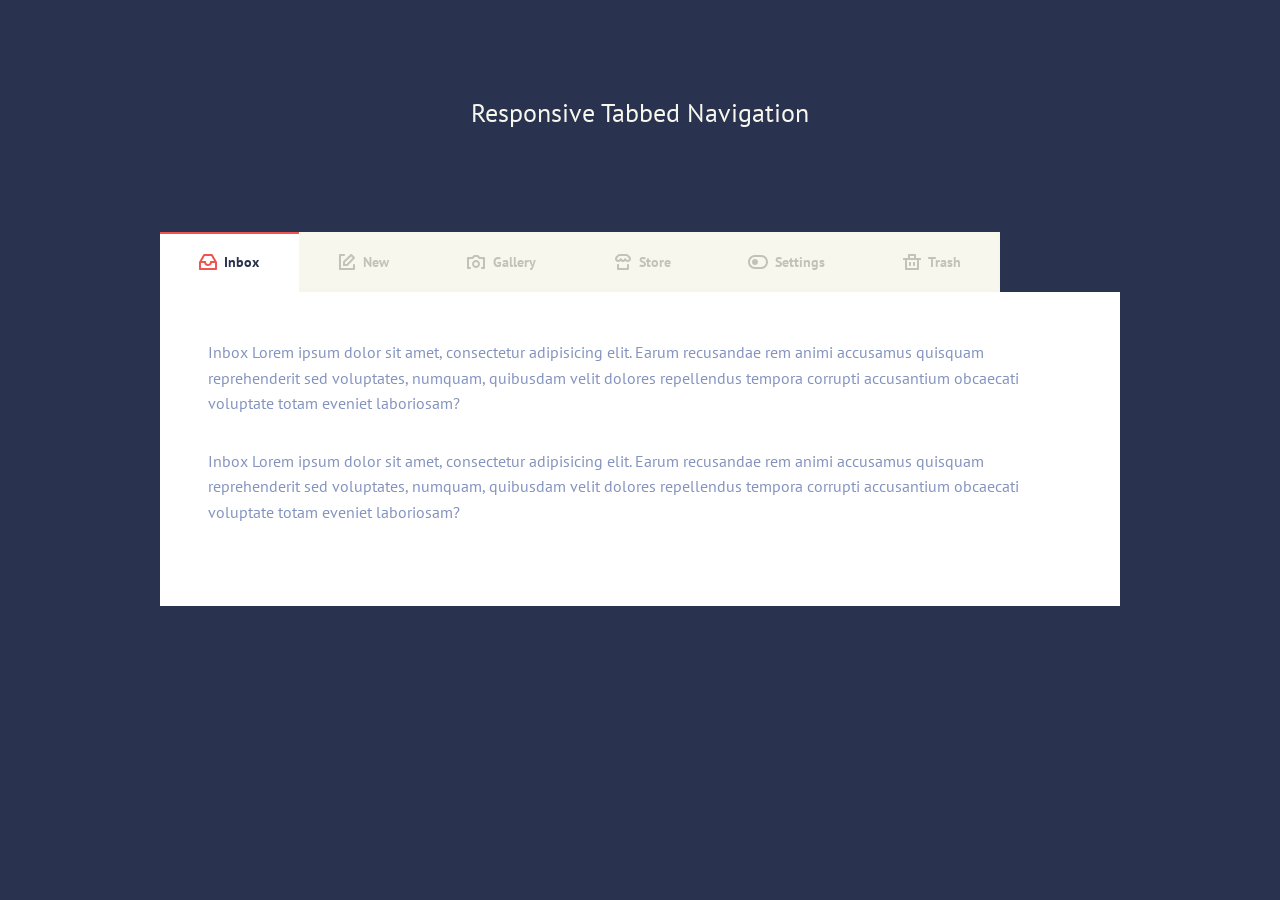
<file: responsive-tabbed-navigation/index.html>
<!doctype html>
<html lang="en" class="no-js">
<head>
	<meta charset="UTF-8">
	<meta name="viewport" content="width=device-width, initial-scale=1">

	<link href='http://fonts.googleapis.com/css?family=PT+Sans:400,700' rel='stylesheet' type='text/css'>

	<link rel="stylesheet" href="css/reset.css"> <!-- CSS reset -->
	<link rel="stylesheet" href="css/style.css"> <!-- Resource style -->
	<script src="js/modernizr.js"></script> <!-- Modernizr -->
  	
	<title>Responsive Tabbed Navigation | CodyHouse</title>
</head>
<body>
<header>
	<h1>Responsive Tabbed Navigation</h1>
</header>
<div class="cd-tabs">
	<nav>
		<ul class="cd-tabs-navigation">
			<li><a data-content="inbox" class="selected" href="#0">Inbox</a></li>
			<li><a data-content="new" href="#0">New</a></li>
			<li><a data-content="gallery" href="#0">Gallery</a></li>
			<li><a data-content="store" href="#0">Store</a></li>
			<li><a data-content="settings" href="#0">Settings</a></li>
			<li><a data-content="trash" href="#0">Trash</a></li>
		</ul> <!-- cd-tabs-navigation -->
	</nav>

	<ul class="cd-tabs-content">
		<li data-content="inbox" class="selected">
			<p>Inbox Lorem ipsum dolor sit amet, consectetur adipisicing elit. Earum recusandae rem animi accusamus quisquam reprehenderit sed voluptates, numquam, quibusdam velit dolores repellendus tempora corrupti accusantium obcaecati voluptate totam eveniet laboriosam?</p>

			<p>Inbox Lorem ipsum dolor sit amet, consectetur adipisicing elit. Earum recusandae rem animi accusamus quisquam reprehenderit sed voluptates, numquam, quibusdam velit dolores repellendus tempora corrupti accusantium obcaecati voluptate totam eveniet laboriosam?</p>
		</li>

		<li data-content="new">
			<p>New Lorem ipsum dolor sit amet, consectetur adipisicing elit. Non a voluptatibus, ex odit totam cumque nihil eos asperiores ea, labore rerum. Doloribus tenetur quae impedit adipisci, laborum dolorum eaque ratione quaerat, eos dicta consequuntur atque ex facere voluptate cupiditate incidunt.</p>

			<p>New Lorem ipsum dolor sit amet, consectetur adipisicing elit. Non a voluptatibus, ex odit totam cumque nihil eos asperiores ea, labore rerum. Doloribus tenetur quae impedit adipisci, laborum dolorum eaque ratione quaerat, eos dicta consequuntur atque ex facere voluptate cupiditate incidunt.</p>
		</li>

		<li data-content="gallery">
			<p>Gallery Lorem ipsum dolor sit amet, consectetur adipisicing elit. Cumque tenetur aut, cupiditate, libero eius rerum incidunt dolorem quo in officia.</p>

			<p>Lorem ipsum dolor sit amet, consectetur adipisicing elit. A ipsa vero, culpa doloremque voluptatum consectetur mollitia, atque expedita unde excepturi id, molestias maiores delectus quos molestiae. Ab iure provident adipisci eveniet quisquam ratione libero nam inventore error pariatur optio facilis assumenda sint atque cumque, omnis perspiciatis. Maxime minus quam voluptatum provident aliquam voluptatibus vel rerum. Soluta nulla tempora aspernatur maiores! Animi accusamus officiis neque exercitationem dolore ipsum maiores delectus asperiores reprehenderit pariatur placeat, quaerat sed illum optio qui enim odio temporibus, nulla nihil nemo quod dicta consectetur obcaecati vel. Perspiciatis animi corrupti quidem fugit deleniti, atque mollitia labore excepturi ut.</p>
		</li>

		<li data-content="store">
			<p>Store Lorem ipsum dolor sit amet, consectetur adipisicing elit. Earum recusandae rem animi accusamus quisquam reprehenderit sed voluptates, numquam, quibusdam velit dolores repellendus tempora corrupti accusantium obcaecati voluptate totam eveniet laboriosam?</p>

			<p>Lorem ipsum dolor sit amet, consectetur adipisicing elit. Eligendi, enim, pariatur. Ab assumenda, accusantium! Consequatur magni placeat quae eos dicta, cum expedita sunt facilis est impedit possimus dolorum sequi nostrum nobis sit praesentium molestias nulla laudantium fugit corporis nam ut saepe harum ipsam? Debitis accusantium, omnis repudiandae modi, distinctio illo voluptatibus aperiam odio veritatis, quam perferendis eaque ullam. Temporibus tempore ad voluptates explicabo ea sit deleniti ipsum quos dolores tempora odio, ab corporis molestiae, eaque optio, perferendis! Cumque libero quia modi! Totam magni rerum id iusto explicabo distinctio, magnam, labore sed nemo expedita velit quam, perspiciatis non temporibus sit minus voluptatum. Iste, cumque sunt suscipit facere iusto asperiores, ullam dolorum excepturi quidem ea quibusdam deserunt illo. Nesciunt voluptates repellat ipsam.</p>
		</li>

		<li data-content="settings">
			<p>Settings Lorem ipsum dolor sit amet, consectetur adipisicing elit. Laboriosam nam magni, ullam nihil a suscipit, ex blanditiis, adipisci tempore deserunt maiores. Nostrum officia, ratione enim eaque nihil quis ea, officiis iusto repellendus. Animi illo in hic, maxime deserunt unde atque a nesciunt? Non odio quidem deserunt animi quod impedit nam, voluptates eum, voluptate consequuntur sit vel, et exercitationem sint atque dolores libero dolorem accusamus ratione iste tenetur possimus excepturi. Accusamus vero, dignissimos beatae tempore mollitia officia voluptate quam animi vitae.</p>

			<p>Lorem ipsum dolor sit amet, consectetur adipisicing elit. Similique ipsam eum reprehenderit minima at sapiente ad ipsum animi doloremque blanditiis unde omnis, velit molestiae voluptas placeat qui provident ab facilis.</p>
		</li>

		<li data-content="trash">
			<p>Trash Lorem ipsum dolor sit amet, consectetur adipisicing elit. Optio itaque a iure nostrum animi praesentium, numquam quidem, nemo, voluptatem, aspernatur incidunt. Fugiat aspernatur excepturi fugit aut, dicta reprehenderit temporibus, nobis harum consequuntur quo sed, illum.</p>

			<p>Lorem ipsum dolor sit amet, consectetur adipisicing elit. Minima doloremque optio tenetur, natus voluptatum error vel dolorem atque perspiciatis aliquam nemo id libero dicta est saepe laudantium provident tempore ipsa, accusamus similique laborum, consequatur quia, aut non maiores. Consectetur minus ipsum aliquam pariatur dolorem rerum laudantium minima perferendis in vero voluptatem suscipit cum labore nemo explicabo, itaque nobis debitis molestias officiis? Impedit corporis voluptates reiciendis deleniti, magnam, fuga eveniet! Velit ipsa quo labore molestias mollitia, quidem, alias nisi architecto dolor aliquid qui commodi tempore deleniti animi repellat delectus hic. Alias obcaecati fuga assumenda nihil aliquid sed vero, modi, voluptatem? Vitae voluptas aperiam nostrum quo harum numquam earum facilis sequi. Labore maxime laboriosam omnis delectus odit harum recusandae sint incidunt, totam iure commodi ducimus similique doloremque! Odio quaerat dolorum, alias nihil quam iure delectus repellendus modi cupiditate dolore atque quasi obcaecati quis magni excepturi vel, non nemo consequatur, mollitia rerum amet in. Nesciunt placeat magni, provident tempora possimus ut doloribus ullam!</p>
		</li>
	</ul> <!-- cd-tabs-content -->
</div> <!-- cd-tabs -->

<script src="js/jquery-2.1.1.js"></script>
<script src="js/main.js"></script> <!-- Resource jQuery -->
</body>
</html>
</file>
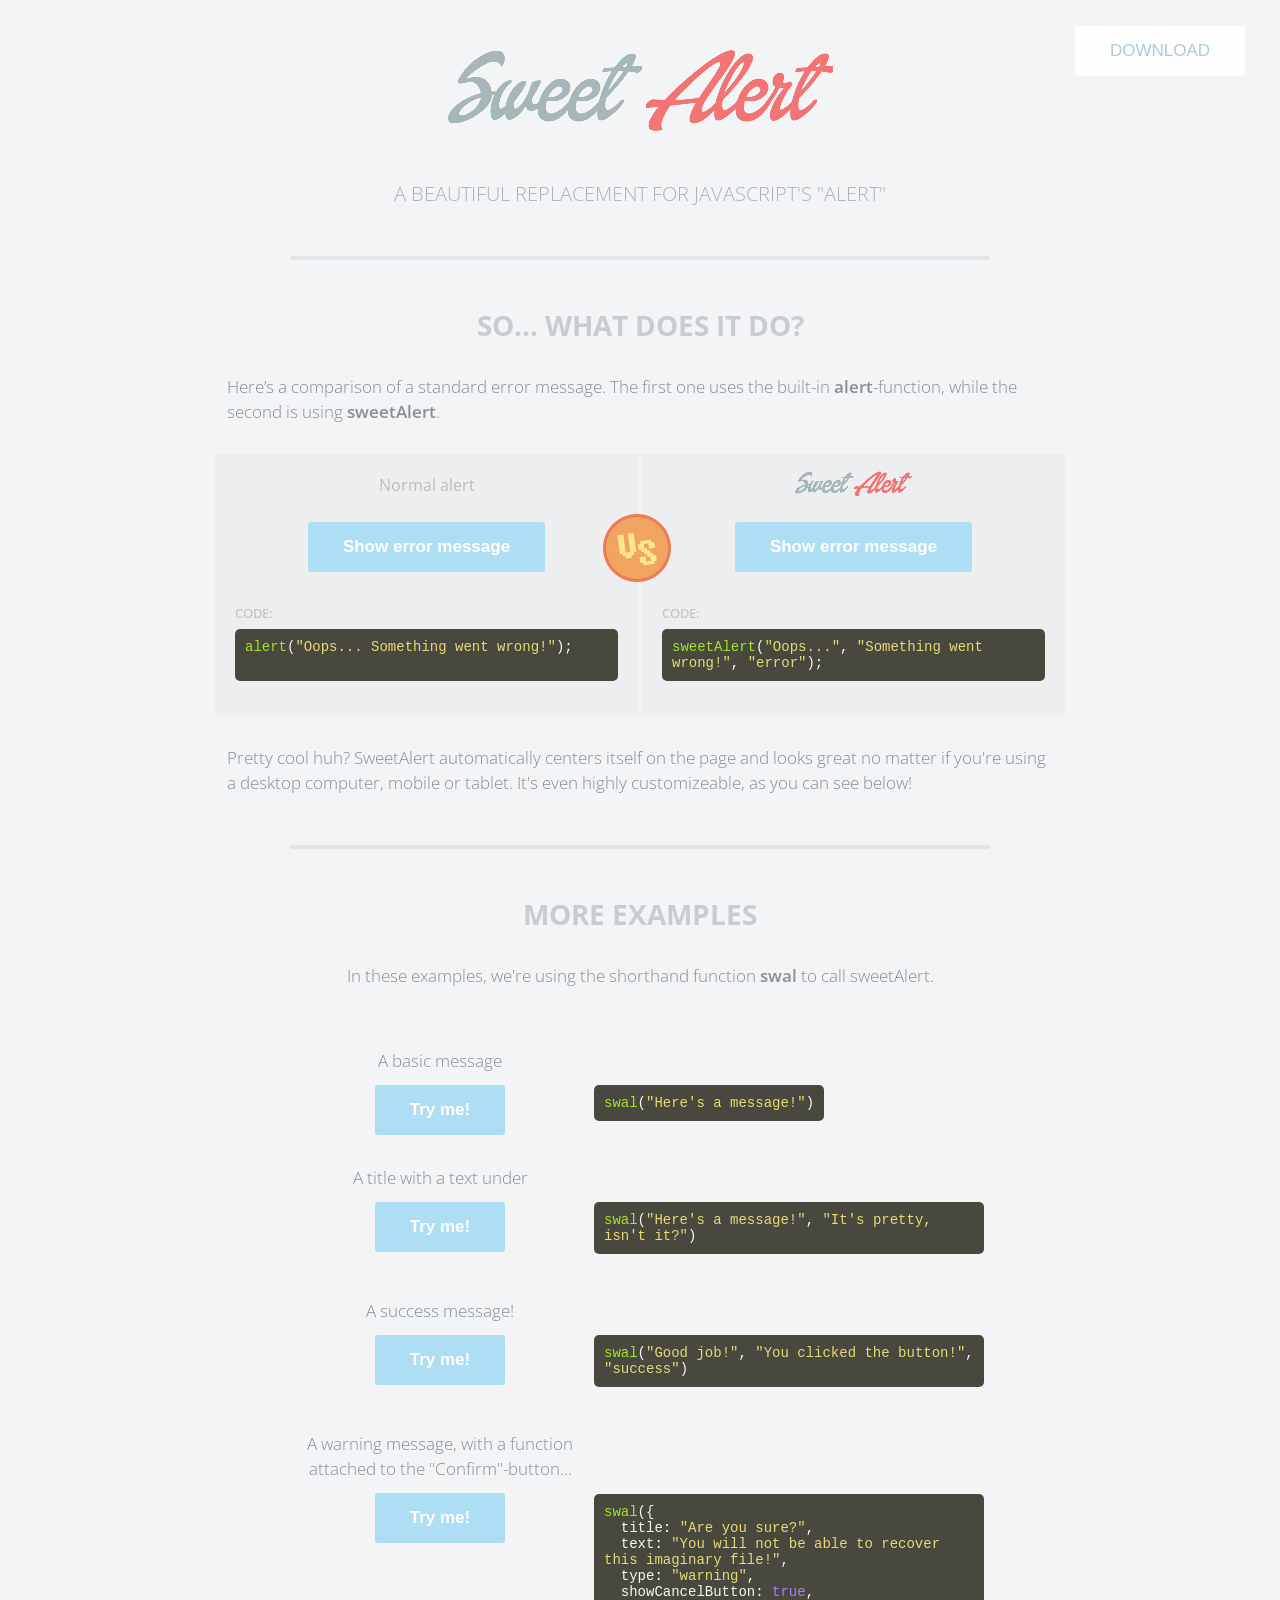
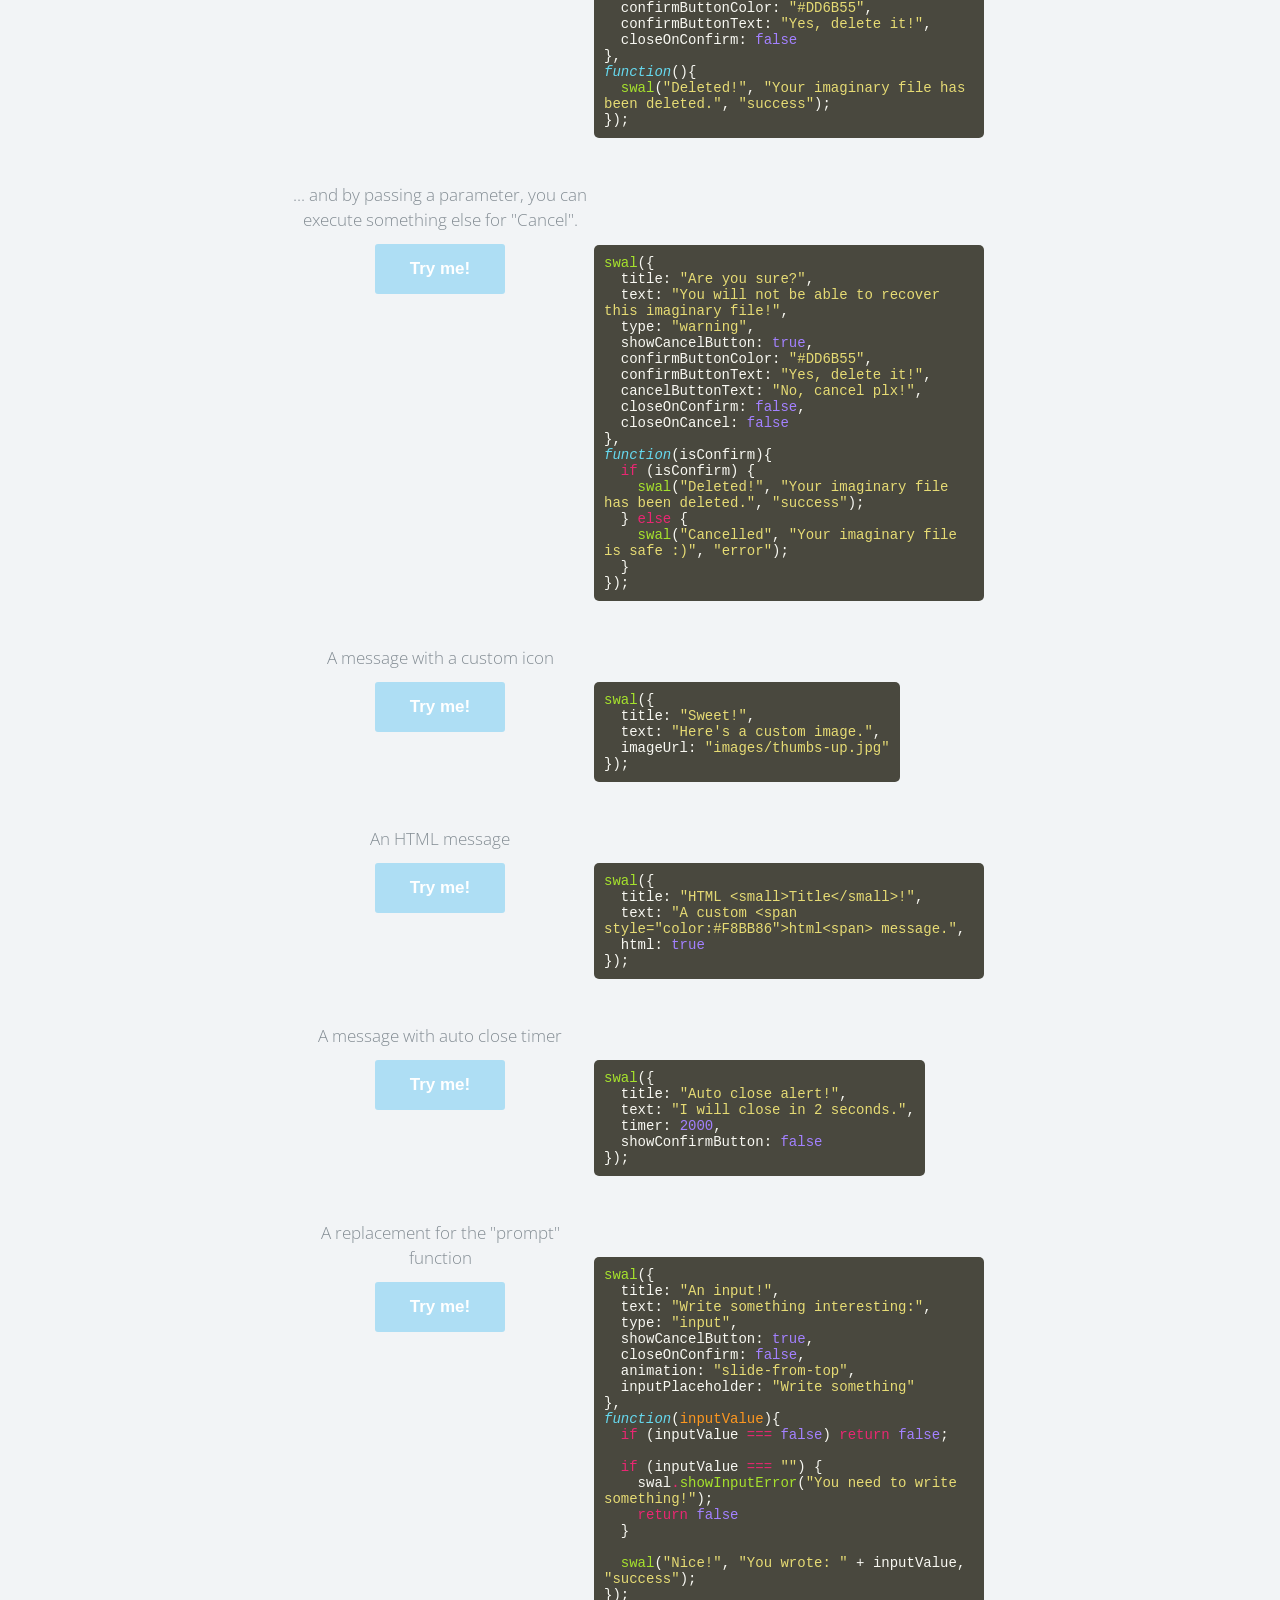
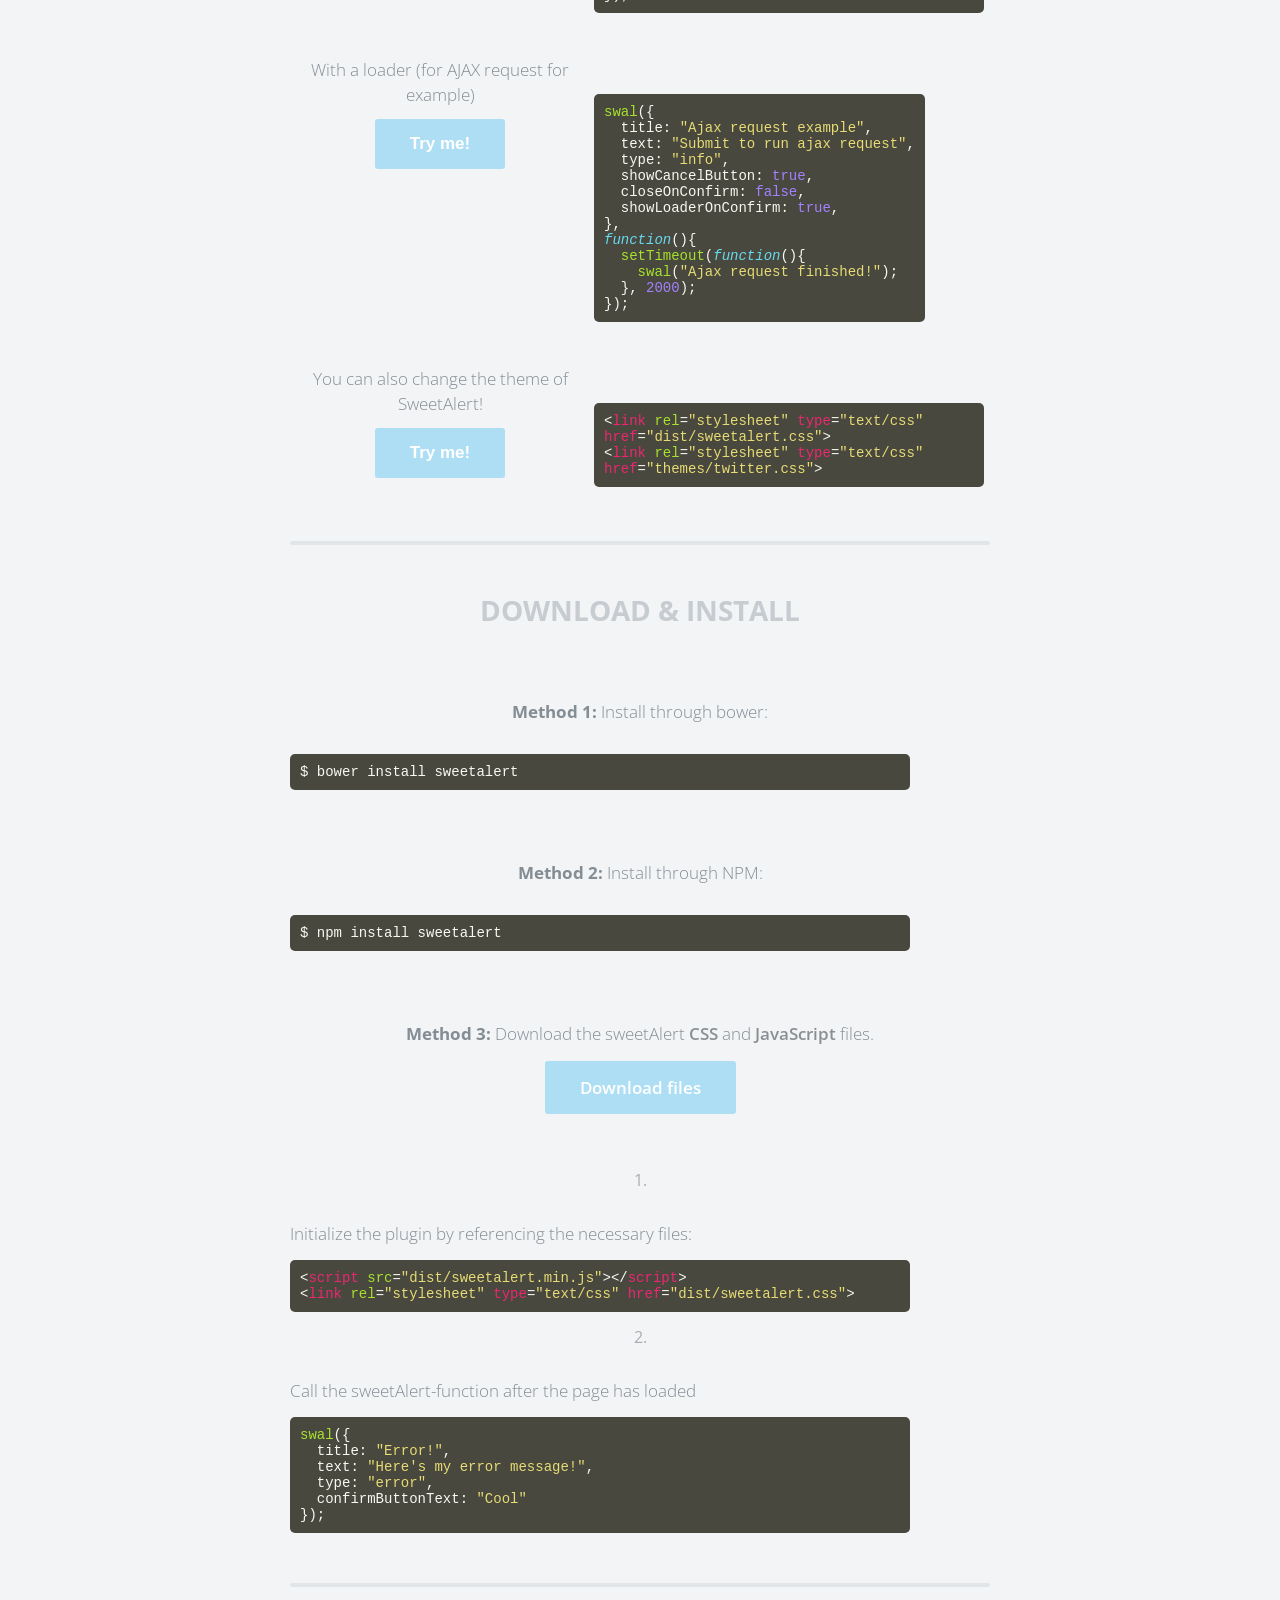
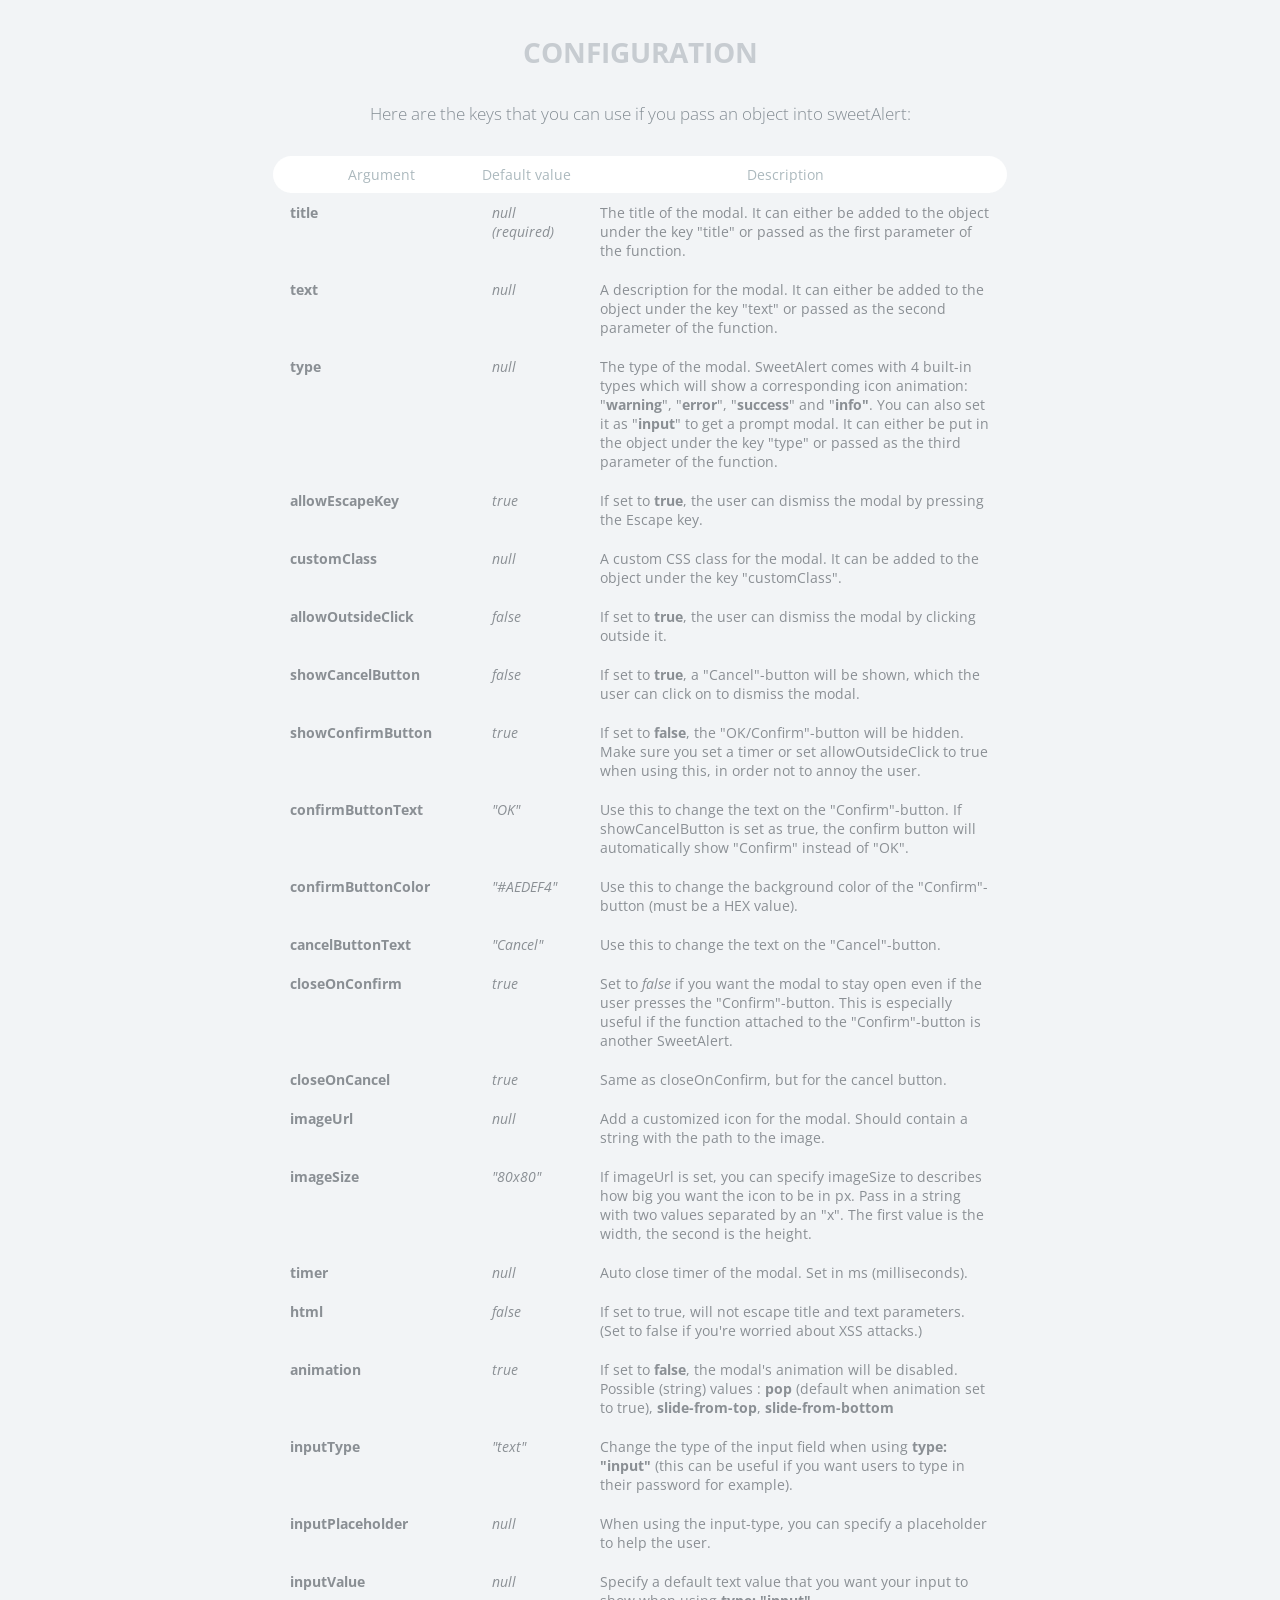
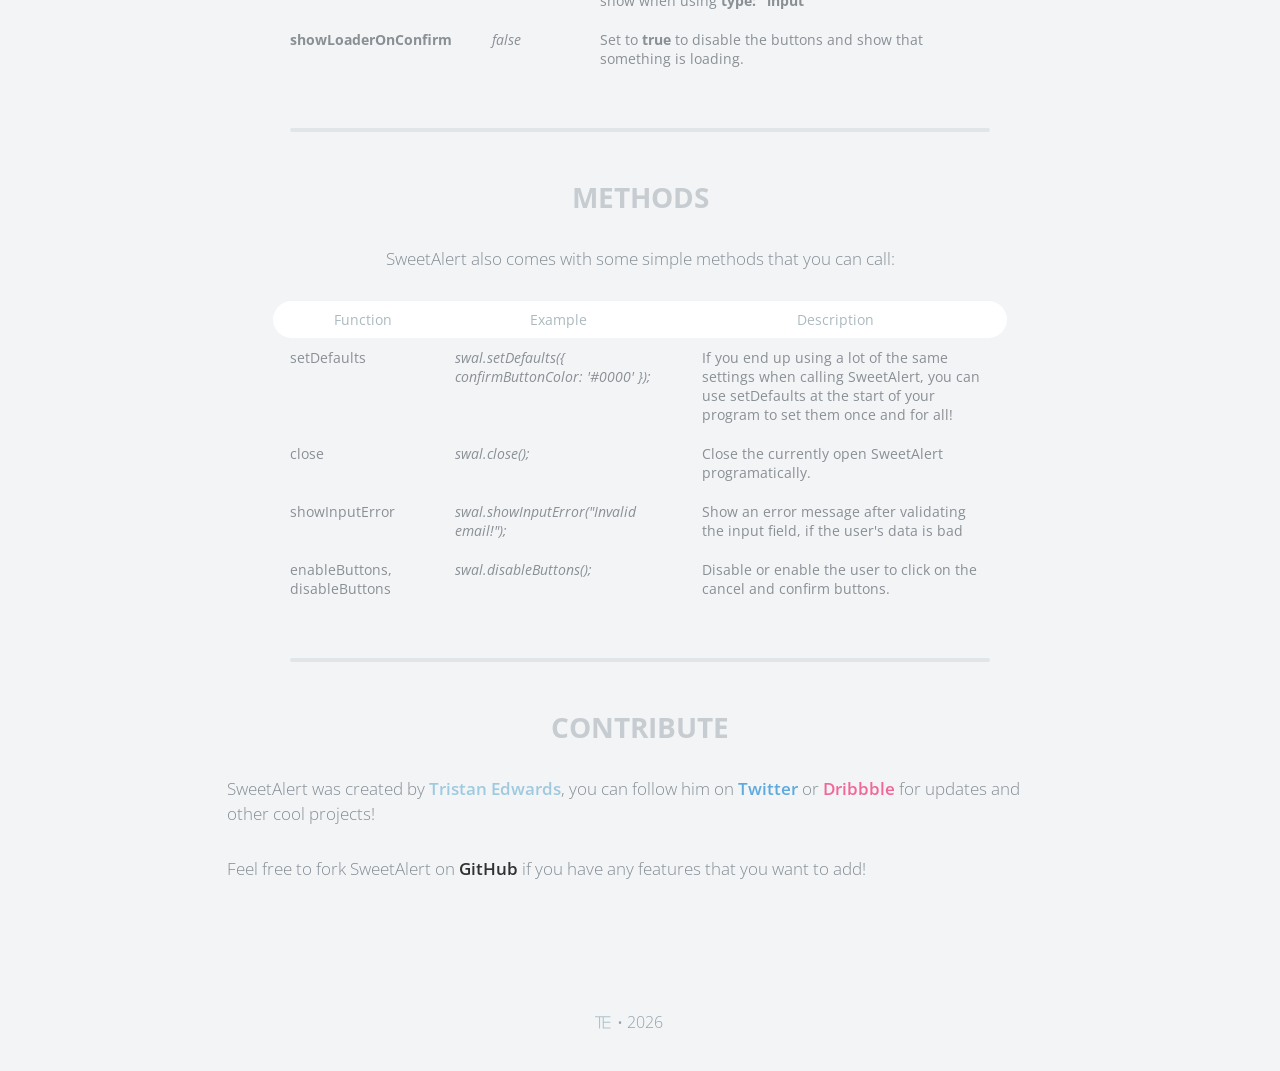
<file: sweetalert-master/index.html>
<!doctype html>

<html>

<head>
  <meta charset="utf-8">
  <meta name="viewport" content="width=device-width, initial-scale=1, maximum-scale=1, user-scalable=0" />
  <title>SweetAlert</title>

  <link rel="stylesheet" href="example/example.css">
  <script src="https://code.jquery.com/jquery-2.1.3.min.js"></script>

  <!-- This is what you need -->
  <script src="dist/sweetalert-dev.js"></script>
  <link rel="stylesheet" href="dist/sweetalert.css">
  <!--.......................-->

</head>

<body>

<h1>Sweet Alert</h1>
<h2>A beautiful replacement for JavaScript's "Alert"</h2>
<button class="download">Download</button>

<!-- What does it do? -->
<h3>So... What does it do?</h3>
<p>Here’s a comparison of a standard error message. The first one uses the built-in <strong>alert</strong>-function, while the second is using <strong>sweetAlert</strong>.</p>

<div class="showcase normal">
	<h4>Normal alert</h4>
	<button>Show error message</button>

	<h5>Code:</h5>
	<pre><span class="attr">alert</span>(<span class="str">"Oops... Something went wrong!"</span>);

	</pre>

	<div class="vs-icon"></div>
</div>

<div class="showcase sweet">
	<h4>Sweet Alert</h4>
	<button>Show error message</button>

	<h5>Code:</h5>
	<pre><span class="attr">sweetAlert</span>(<span class="str">"Oops..."</span>, <span class="str">"Something went wrong!"</span>, <span class="str">"error"</span>);</pre>
</div>

<p>Pretty cool huh? SweetAlert automatically centers itself on the page and looks great no matter if you're using a desktop computer, mobile or tablet. It's even highly customizeable, as you can see below!</p>


<!-- Examples -->
<h3>More examples</h3>

<p class="center">In these examples, we're using the shorthand function <strong>swal</strong> to call sweetAlert.</p>

<ul class="examples">

	<li class="message">
		<div class="ui">
			<p>A basic message</p>
			<button>Try me!</button>
		</div>
		<pre><span class="attr">swal</span>(<span class="str">"Here's a message!"</span>)</pre>
	</li>

	<li class="title-text">
		<div class="ui">
			<p>A title with a text under</p>
			<button>Try me!</button>
		</div>
		<pre><span class="attr">swal</span>(<span class="str">"Here's a message!"</span>, <span class="str">"It's pretty, isn't it?"</span>)</pre>
	</li>

	<li class="success">
		<div class="ui">
			<p>A success message!</p>
			<button>Try me!</button>
		</div>
		<pre><span class="attr">swal</span>(<span class="str">"Good job!"</span>, <span class="str">"You clicked the button!"</span>, <span class="str">"success"</span>)</pre>
	</li>

	<li class="warning confirm">
		<div class="ui">
			<p>A warning message, with a function attached to the "Confirm"-button...</p>
			<button>Try me!</button>
		</div>
		<pre><span class="attr">swal</span>({
&nbsp;&nbsp;title: <span class="str">"Are you sure?"</span>,
&nbsp;&nbsp;text: <span class="str">"You will not be able to recover this imaginary file!"</span>,
&nbsp;&nbsp;type: <span class="str">"warning"</span>,
&nbsp;&nbsp;showCancelButton: <span class="val">true</span>,
&nbsp;&nbsp;confirmButtonColor: <span class="str">"#DD6B55"</span>,
&nbsp;&nbsp;confirmButtonText: <span class="str">"Yes, delete it!"</span>,
&nbsp;&nbsp;closeOnConfirm: <span class="val">false</span>
},
<span class="func"><i>function</i></span>(){
&nbsp;&nbsp;<span class="attr">swal</span>(<span class="str">"Deleted!"</span>, <span class="str">"Your imaginary file has been deleted."</span>, <span class="str">"success"</span>);
});</pre>
	</li>

	<li class="warning cancel">
		<div class="ui">
			<p>... and by passing a parameter, you can execute something else for "Cancel".</p>
			<button>Try me!</button>
		</div>
		<pre><span class="attr">swal</span>({
&nbsp;&nbsp;title: <span class="str">"Are you sure?"</span>,
&nbsp;&nbsp;text: <span class="str">"You will not be able to recover this imaginary file!"</span>,
&nbsp;&nbsp;type: <span class="str">"warning"</span>,
&nbsp;&nbsp;showCancelButton: <span class="val">true</span>,
&nbsp;&nbsp;confirmButtonColor: <span class="str">"#DD6B55"</span>,
&nbsp;&nbsp;confirmButtonText: <span class="str">"Yes, delete it!"</span>,
&nbsp;&nbsp;cancelButtonText: <span class="str">"No, cancel plx!"</span>,
&nbsp;&nbsp;closeOnConfirm: <span class="val">false</span>,
&nbsp;&nbsp;closeOnCancel: <span class="val">false</span>
},
<span class="func"><i>function</i></span>(isConfirm){
&nbsp;&nbsp;<span class="tag">if</span> (isConfirm) {
&nbsp;&nbsp;&nbsp;&nbsp;<span class="attr">swal</span>(<span class="str">"Deleted!"</span>, <span class="str">"Your imaginary file has been deleted."</span>, <span class="str">"success"</span>);
&nbsp;&nbsp;} <span class="tag">else</span> {
	&nbsp;&nbsp;&nbsp;&nbsp;<span class="attr">swal</span>(<span class="str">"Cancelled"</span>, <span class="str">"Your imaginary file is safe :)"</span>, <span class="str">"error"</span>);
&nbsp;&nbsp;}
});</pre>
	</li>

	<li class="custom-icon">
		<div class="ui">
			<p>A message with a custom icon</p>
			<button>Try me!</button>
		</div>
		<pre><span class="attr">swal</span>({
&nbsp;&nbsp;title: <span class="str">"Sweet!"</span>,
&nbsp;&nbsp;text: <span class="str">"Here's a custom image."</span>,
&nbsp;&nbsp;imageUrl: <span class="str">"images/thumbs-up.jpg"</span>
});</pre>
	</li>

	<li class="message-html">
		<div class="ui">
			<p>An HTML message</p>
			<button>Try me!</button>
		</div>
		<pre><span class="attr">swal</span>({
&nbsp;&nbsp;title: <span class="str">"HTML &lt;small&gt;Title&lt;/small&gt;!"</span>,
&nbsp;&nbsp;text: <span class="str">"A custom &lt;span style="color:#F8BB86"&gt;html&lt;span&gt; message."</span>,
&nbsp;&nbsp;html: <span class="val">true</span>
});</pre>
	</li>

	<li class="timer">
		<div class="ui">
			<p>A message with auto close timer</p>
			<button>Try me!</button>
		</div>
		<pre><span class="attr">swal</span>({
&nbsp;&nbsp;title: <span class="str">"Auto close alert!"</span>,
&nbsp;&nbsp;text: <span class="str">"I will close in 2 seconds."</span>,
&nbsp;&nbsp;timer: <span class="val">2000</span>,
&nbsp;&nbsp;showConfirmButton: <span class="val">false</span>
});</pre>
	</li>


	<li class="input">
		<div class="ui">
			<p>A replacement for the "prompt" function</p>
			<button>Try me!</button>
		</div>
		<pre><span class="attr">swal</span>({
&nbsp;&nbsp;title: <span class="str">"An input!"</span>,
&nbsp;&nbsp;text: <span class="str">"Write something interesting:"</span>,
&nbsp;&nbsp;type: <span class="str">"input"</span>,
&nbsp;&nbsp;showCancelButton: <span class="val">true</span>,
&nbsp;&nbsp;closeOnConfirm: <span class="val">false</span>,
&nbsp;&nbsp;animation: <span class="str">"slide-from-top"</span>,
&nbsp;&nbsp;inputPlaceholder: <span class="str">"Write something"</span>
},
<span class="func"><i>function</i></span>(<span class="arg">inputValue</span>){
&nbsp;&nbsp;<span class="tag">if</span> (inputValue <span class="tag">===</span> <span class="val">false</span>) <span class="tag">return</span> <span class="val">false</span>;
&nbsp;&nbsp;
&nbsp;&nbsp;<span class="tag">if</span> (inputValue <span class="tag">===</span> <span class="str">""</span>) {
&nbsp;&nbsp;&nbsp;&nbsp;swal<span class="tag">.</span><span class="attr">showInputError</span>(<span class="str">"You need to write something!"</span>);
&nbsp;&nbsp;&nbsp;&nbsp;<span class="tag">return</span> <span class="val">false</span>
&nbsp;&nbsp;}
&nbsp;&nbsp;
&nbsp;&nbsp;<span class="attr">swal</span>(<span class="str">"Nice!"</span>, <span class="str">"You wrote: "</span> + inputValue, <span class="str">"success"</span>);
});</pre>
	</li>

  <li class="ajax">
    <div class="ui">
			<p>With a loader (for AJAX request for example)</p>
			<button>Try me!</button>
		</div>
		<pre><span class="attr">swal</span>({
&nbsp;&nbsp;title: <span class="str">"Ajax request example"</span>,
&nbsp;&nbsp;text: <span class="str">"Submit to run ajax request"</span>,
&nbsp;&nbsp;type: <span class="str">"info"</span>,
&nbsp;&nbsp;showCancelButton: <span class="val">true</span>,
&nbsp;&nbsp;closeOnConfirm: <span class="val">false</span>,
&nbsp;&nbsp;showLoaderOnConfirm: <span class="val">true</span>,
},
<span class="func"><i>function</i></span>(){
&nbsp;&nbsp;<span class="attr">setTimeout</span>(<span class="func"><i>function</i></span>(){
&nbsp;&nbsp;&nbsp;&nbsp;<span class="attr">swal</span>(<span class="str">"Ajax request finished!"</span>);
&nbsp;&nbsp;}, <span class="val">2000</span>);
});</pre>
	</li>

	<li class="theme">
		<div class="ui">
			<p>You can also change the theme of SweetAlert!</p>
			<button>Try me!</button>
		</div>
		<pre>&lt;<span class="tag">link</span> <span class="attr">rel</span>=<span class="str">"stylesheet"</span> <span class="tag">type</span>=<span class="str">"text/css"</span> <span class="tag">href</span>=<span class="str">"dist/sweetalert.css"</span>&gt;
			&lt;<span class="tag">link</span> <span class="attr">rel</span>=<span class="str">"stylesheet"</span> <span class="tag">type</span>=<span class="str">"text/css"</span> <span class="tag">href</span>=<span class="str">"themes/twitter.css"</span>&gt;</pre>
	</li>

</ul>


<!-- Download & Install -->
<h3 id="download-section">Download & install</h3>

<div class="center-container">
	<p class="center"><b>Method 1:</b> Install through bower:</p>
	<pre class="center">$ bower install sweetalert</pre>
</div>

<div class="center-container">
	<p class="center"><b>Method 2:</b> Install through NPM:</p>
	<pre class="center">$ npm install sweetalert</pre>
</div>

<p class="center"><b>Method 3:</b> Download the sweetAlert <strong>CSS</strong> and <strong>JavaScript</strong> files.</p>

<a class="button" href="https://github.com/t4t5/sweetalert/archive/master.zip" download>Download files</a>

<ol>
	<li>
		<p>Initialize the plugin by referencing the necessary files:</p>
		<pre>&lt;<span class="tag">script</span> <span class="attr">src</span>=<span class="str">"dist/sweetalert.min.js"</span>&gt;&lt;/<span class="tag">script</span>&gt;
&lt;<span class="tag">link</span> <span class="attr">rel</span>=<span class="str">"stylesheet"</span> <span class="tag">type</span>=<span class="str">"text/css"</span> <span class="tag">href</span>=<span class="str">"dist/sweetalert.css"</span>&gt;</pre>
	</li>

	<li>
		<p>Call the sweetAlert-function after the page has loaded</p>
		<pre><span class="attr">swal</span>({
&nbsp;&nbsp;title: <span class="str">"Error!"</span>,
&nbsp;&nbsp;text: <span class="str">"Here's my error message!"</span>,
&nbsp;&nbsp;type: <span class="str">"error"</span>,
&nbsp;&nbsp;confirmButtonText: <span class="str">"Cool"</span>
});
</pre>
	</li>
</ol>



<!-- Configuration -->
<h3>Configuration</h3>

<p class="center">Here are the keys that you can use if you pass an object into sweetAlert:</p>

<table>
	<tr class="titles">
		<th>
			<div class="border-left"></div>
			Argument
		</th>
		<th>Default value</th>
		<th>
			<div class="border-right"></div>
			Description
		</th>
	</tr>
	<tr>
		<td><b>title</b></td>
		<td><i>null (required)</i></td>
		<td>The title of the modal. It can either be added to the object under the key "title" or passed as the first parameter of the function.</td>
	</tr>
	<tr>
		<td><b>text</b></td>
		<td><i>null</i></td>
		<td>A description for the modal. It can either be added to the object under the key "text" or passed as the second parameter of the function.</td>
	</tr>
	<tr>
		<td><b>type</b></td>
		<td><i>null</i></td>
		<td>The type of the modal. SweetAlert comes with 4 built-in types which will show a corresponding icon animation: "<strong>warning</strong>", "<strong>error</strong>", "<strong>success</strong>" and "<strong>info"</strong>. You can also set it as "<strong>input</strong>" to get a prompt modal. It can either be put in the object under the key "type" or passed as the third parameter of the function.</td>
	</tr>
    <tr>
      <td><b>allowEscapeKey</b></td>
      <td><i>true</i></td>
      <td>If set to <strong>true</strong>, the user can dismiss the modal by pressing the Escape key.</td>
    </tr>
	<tr>
		<td><b>customClass</b></td>
		<td><i>null</i></td>
		<td>A custom CSS class for the modal. It can be added to the object under the key "customClass".</td>
	</tr>
	<tr>
		<td><b>allowOutsideClick</b></td>
		<td><i>false</i></td>
		<td>If set to <strong>true</strong>, the user can dismiss the modal by clicking outside it.</td>
	</tr>
	<tr>
		<td><b>showCancelButton</b></td>
		<td><i>false</i></td>
		<td>If set to <strong>true</strong>, a "Cancel"-button will be shown, which the user can click on to dismiss the modal.</td>
	</tr>
	<tr>
		<td><b>showConfirmButton</b></td>
		<td><i>true</i></td>
		<td>If set to <strong>false</strong>, the "OK/Confirm"-button will be hidden. Make sure you set a timer or set allowOutsideClick to true when using this, in order not to annoy the user.</td>
	</tr>
	<tr>
		<td><b>confirmButtonText</b></td>
		<td><i>"OK"</i></td>
		<td>Use this to change the text on the "Confirm"-button. If showCancelButton is set as true, the confirm button will automatically show "Confirm" instead of "OK".</td>
	</tr>
	<tr>
		<td><b>confirmButtonColor</b></td>
		<td><i>"#AEDEF4"</i></td>
		<td>Use this to change the background color of the "Confirm"-button (must be a HEX value).</td>
	</tr>
	<tr>
		<td><b>cancelButtonText</b></td>
		<td><i>"Cancel"</i></td>
		<td>Use this to change the text on the "Cancel"-button.</td>
	</tr>
	<tr>
		<td><b>closeOnConfirm</b></td>
		<td><i>true</i></td>
		<td>Set to <i>false</i> if you want the modal to stay open even if the user presses the "Confirm"-button. This is especially useful if the function attached to the "Confirm"-button is another SweetAlert.</td>
	</tr>
	<tr>
		<td><b>closeOnCancel</b></td>
		<td><i>true</i></td>
		<td>Same as closeOnConfirm, but for the cancel button.</td>
	</tr>
	<tr>
		<td><b>imageUrl</b></td>
		<td><i>null</i></td>
		<td>Add a customized icon for the modal. Should contain a string with the path to the image.</td>
	</tr>
	<tr>
		<td><b>imageSize</b></td>
		<td><i>"80x80"</i></td>
		<td>If imageUrl is set, you can specify imageSize to describes how big you want the icon to be in px. Pass in a string with two values separated by an "x". The first value is the width, the second is the height.</td>
	</tr>
	<tr>
		<td><b>timer</b></td>
		<td><i>null</i></td>
		<td>Auto close timer of the modal. Set in ms (milliseconds).</td>
	</tr>
	<tr>
		<td><b>html</b></td>
		<td><i>false</i></td>
		<td>If set to true, will not escape title and text parameters. (Set to false if you're worried about XSS attacks.)</td>
	</tr>
	<tr>
		<td><b>animation</b></td>
		<td><i>true</i></td>
		<td>If set to <strong>false</strong>, the modal's animation will be disabled. Possible (string) values : <strong>pop</strong> (default when animation set to true), <strong>slide-from-top</strong>, <strong>slide-from-bottom</strong></td>
	</tr>
	<tr>
		<td><b>inputType</b></td>
		<td><i>"text"</i></td>
		<td>Change the type of the input field when using <strong>type: "input"</strong> (this can be useful if you want users to type in their password for example).</td>
	</tr>
	<tr>
		<td><b>inputPlaceholder</b></td>
		<td><i>null</i></td>
		<td>When using the input-type, you can specify a placeholder to help the user.</td>
	</tr>
	<tr>
		<td><b>inputValue</b></td>
		<td><i>null</i></td>
		<td>Specify a default text value that you want your input to show when using <strong>type: "input"</strong></td>
	</tr>
	<tr>
		<td><b>showLoaderOnConfirm</b></td>
		<td><i>false</i></td>
    <td>Set to <strong>true</strong> to disable the buttons and show that something is loading.</td>
	</tr>
</table>


<!-- Methods -->
<h3>Methods</h3>

<p class="center">SweetAlert also comes with some simple methods that you can call:</p>

<table>
	<tr class="titles">
		<th>
			<div class="border-left"></div>
			Function
		</th>
		<th>Example</th>
		<th>
			<div class="border-right"></div>
			Description
		</th>
	</tr>
	<tr>
		<td>setDefaults</td>
		<td><i>swal.setDefaults({ confirmButtonColor: '#0000' });</i></td>
		<td>If you end up using a lot of the same settings when calling SweetAlert, you can use setDefaults at the start of your program to set them once and for all!</td>
	</tr>
	<tr>
		<td>close</td>
		<td><i>swal.close();</i></td>
		<td>Close the currently open SweetAlert programatically.</td>
	</tr>
	<tr>
		<td>showInputError</td>
		<td><i>swal.showInputError("Invalid email!");</i></td>
		<td>Show an error message after validating the input field, if the user's data is bad</td>
	</tr>
	<tr>
		<td>enableButtons, disableButtons</td>
		<td><i>swal.disableButtons();</i></td>
		<td>Disable or enable the user to click on the cancel and confirm buttons.</td>
	</tr>
</table>



<!-- Contribute -->
<h3>Contribute</h3>
<p>SweetAlert was created by <a href="http://tristanedwards.me" target="_blank">Tristan Edwards</a>, you can follow him on <a href="https://twitter.com/t4t5" target="_blank" class="twitter">Twitter</a> or <a href="https://dribbble.com/tristanedwards" target="_blank" class="dribbble">Dribbble</a> for updates and other cool projects!</p>
<p>Feel free to fork SweetAlert on <a href="https://github.com/t4t5/sweetalert" class="github">GitHub</a> if you have any features that you want to add!</p>


<footer>
	<span class="te-logo">TE</span> • <script>document.write(new Date().getFullYear())</script>
</footer>


<script>

document.querySelector('button.download').onclick = function(){
	$("html, body").animate({ scrollTop: $("#download-section").offset().top }, 1000);
};

document.querySelector('.showcase.normal button').onclick = function(){
	alert("Oops... Something went wrong!");
};

document.querySelector('.showcase.sweet button').onclick = function(){
	swal("Oops...", "Something went wrong!", "error");
};

document.querySelector('ul.examples li.message button').onclick = function(){
	swal("Here's a message!");
};

document.querySelector('ul.examples li.timer button').onclick = function(){
	swal({
		title: "Auto close alert!",
		text: "I will close in 2 seconds.",
		timer: 2000,
		showConfirmButton: false
	});
};

document.querySelector('ul.examples li.title-text button').onclick = function(){
	swal("Here's a message!", "It's pretty, isn't it?");
};

document.querySelector('ul.examples li.success button').onclick = function(){
	swal("Good job!", "You clicked the button!", "success");
};

document.querySelector('ul.examples li.warning.confirm button').onclick = function(){
	swal({
		title: "Are you sure?",
		text: "You will not be able to recover this imaginary file!",
		type: "warning",
		showCancelButton: true,
		confirmButtonColor: '#DD6B55',
		confirmButtonText: 'Yes, delete it!',
		closeOnConfirm: false
	},
	function(){
		swal("Deleted!", "Your imaginary file has been deleted!", "success");
	});
};

document.querySelector('ul.examples li.warning.cancel button').onclick = function(){
	swal({
		title: "Are you sure?",
		text: "You will not be able to recover this imaginary file!",
		type: "warning",
		showCancelButton: true,
		confirmButtonColor: '#DD6B55',
		confirmButtonText: 'Yes, delete it!',
		cancelButtonText: "No, cancel plx!",
		closeOnConfirm: false,
		closeOnCancel: false
	},
	function(isConfirm){
    if (isConfirm){
      swal("Deleted!", "Your imaginary file has been deleted!", "success");
    } else {
      swal("Cancelled", "Your imaginary file is safe :)", "error");
    }
	});
};

document.querySelector('ul.examples li.custom-icon button').onclick = function(){
	swal({
		title: "Sweet!",
		text: "Here's a custom image.",
		imageUrl: 'example/images/thumbs-up.jpg'
	});
};

document.querySelector('ul.examples li.message-html button').onclick = function(){
	swal({
		title: "HTML <small>Title</small>!",
		text: 'A custom <span style="color:#F8BB86">html<span> message.',
		html: true
	});
};

document.querySelector('ul.examples li.input button').onclick = function(){
	swal({
		title: "An input!",
		text: 'Write something interesting:',
		type: 'input',
		showCancelButton: true,
		closeOnConfirm: false,
		animation: "slide-from-top",
		inputPlaceholder: "Write something",
	},
	function(inputValue){
		if (inputValue === false) return false;

		if (inputValue === "") {
			swal.showInputError("You need to write something!");
			return false;
		}
    
		swal("Nice!", 'You wrote: ' + inputValue, "success");

	});
};

document.querySelector('ul.examples li.theme button').onclick = function() {
	swal({
		title: "Themes!",
		text: "Here's the Twitter theme for SweetAlert!",
		confirmButtonText: "Cool!",
		customClass: 'twitter'
	});
};

document.querySelector('ul.examples li.ajax button').onclick = function() {
  swal({
    title: 'Ajax request example',
    text: 'Submit to run ajax request',
    type: 'info',
    showCancelButton: true,
    closeOnConfirm: false,
    showLoaderOnConfirm: true,
  }, function(){
    setTimeout(function() {
      swal('Ajax request finished!');
    }, 2000);
  });
};

</script>



</body>

</html>
</file>
<file: responsive-tabbed-navigation/css/style.css>
/* -------------------------------- 

Primary style

-------------------------------- */
*, *::after, *::before {
  -webkit-box-sizing: border-box;
  -moz-box-sizing: border-box;
  box-sizing: border-box;
}

*::after, *::before {
  content: '';
}

body {
  font-size: 100%;
  font-family: "PT Sans", sans-serif;
  color: #f8f7ee;
  background-color: #29324e;
}

a {
  color: #f05451;
  text-decoration: none;
}

/* -------------------------------- 

Main components 

-------------------------------- */
header {
  position: relative;
  height: 160px;
  line-height: 180px;
  text-align: center;
  -webkit-font-smoothing: antialiased;
  -moz-osx-font-smoothing: grayscale;
}
header h1 {
  font-size: 20px;
  font-size: 1.25rem;
}
@media only screen and (min-width: 768px) {
  header {
    height: 200px;
    line-height: 225px;
  }
  header h1 {
    font-size: 26px;
    font-size: 1.625rem;
  }
}

.cd-tabs {
  position: relative;
  width: 90%;
  max-width: 960px;
  margin: 2em auto;
}
.cd-tabs:after {
  content: "";
  display: table;
  clear: both;
}
.cd-tabs::after {
  /* subtle gradient layer on top right - to indicate it's possible to scroll */
  position: absolute;
  top: 0;
  right: 0;
  height: 60px;
  width: 50px;
  z-index: 1;
  pointer-events: none;
  background: -webkit-linear-gradient( right , #f8f7ee, rgba(248, 247, 238, 0));
  background: linear-gradient(to left, #f8f7ee, rgba(248, 247, 238, 0));
  visibility: visible;
  opacity: 1;
  -webkit-transition: opacity .3s 0s, visibility 0s 0s;
  -moz-transition: opacity .3s 0s, visibility 0s 0s;
  transition: opacity .3s 0s, visibility 0s 0s;
}
.no-cssgradients .cd-tabs::after {
  display: none;
}
.cd-tabs.is-ended::after {
  /* class added in jQuery - remove the gradient layer when it's no longer possible to scroll */
  visibility: hidden;
  opacity: 0;
  -webkit-transition: opacity .3s 0s, visibility 0s .3s;
  -moz-transition: opacity .3s 0s, visibility 0s .3s;
  transition: opacity .3s 0s, visibility 0s .3s;
}
.cd-tabs nav {
  overflow: auto;
  -webkit-overflow-scrolling: touch;
  background: #f8f7ee;
  box-shadow: inset 0 -2px 3px rgba(203, 196, 130, 0.06);
}
@media only screen and (min-width: 768px) {
  .cd-tabs::after {
    display: none;
  }
  .cd-tabs nav {
    position: absolute;
    top: 0;
    left: 0;
    height: 100%;
    box-shadow: inset -2px 0 3px rgba(203, 196, 130, 0.06);
    z-index: 1;
  }
}
@media only screen and (min-width: 960px) {
  .cd-tabs nav {
    position: relative;
    float: none;
    background: transparent;
    box-shadow: none;
  }
}

.cd-tabs-navigation {
  width: 360px;
}
.cd-tabs-navigation:after {
  content: "";
  display: table;
  clear: both;
}
.cd-tabs-navigation li {
  float: left;
}
.cd-tabs-navigation a {
  position: relative;
  display: block;
  height: 60px;
  width: 60px;
  text-align: center;
  font-size: 12px;
  font-size: 0.75rem;
  -webkit-font-smoothing: antialiased;
  -moz-osx-font-smoothing: grayscale;
  font-weight: 700;
  color: #c3c2b9;
  padding-top: 34px;
}
.no-touch .cd-tabs-navigation a:hover {
  color: #29324e;
  background-color: rgba(233, 230, 202, 0.3);
}
.cd-tabs-navigation a.selected {
  background-color: #ffffff !important;
  box-shadow: inset 0 2px 0 #f05451;
  color: #29324e;
}
.cd-tabs-navigation a::before {
  /* icons */
  position: absolute;
  top: 12px;
  left: 50%;
  margin-left: -10px;
  display: inline-block;
  height: 20px;
  width: 20px;
  background-image: url("../img/vicons.svg");
  background-repeat: no-repeat;
}
.cd-tabs-navigation a[data-content='inbox']::before {
  background-position: 0 0;
}
.cd-tabs-navigation a[data-content='new']::before {
  background-position: -20px 0;
}
.cd-tabs-navigation a[data-content='gallery']::before {
  background-position: -40px 0;
}
.cd-tabs-navigation a[data-content='store']::before {
  background-position: -60px 0;
}
.cd-tabs-navigation a[data-content='settings']::before {
  background-position: -80px 0;
}
.cd-tabs-navigation a[data-content='trash']::before {
  background-position: -100px 0;
}
.cd-tabs-navigation a[data-content='inbox'].selected::before {
  background-position: 0 -20px;
}
.cd-tabs-navigation a[data-content='new'].selected::before {
  background-position: -20px -20px;
}
.cd-tabs-navigation a[data-content='gallery'].selected::before {
  background-position: -40px -20px;
}
.cd-tabs-navigation a[data-content='store'].selected::before {
  background-position: -60px -20px;
}
.cd-tabs-navigation a[data-content='settings'].selected::before {
  background-position: -80px -20px;
}
.cd-tabs-navigation a[data-content='trash'].selected::before {
  background-position: -100px -20px;
}
@media only screen and (min-width: 768px) {
  .cd-tabs-navigation {
    /* move the nav to the left on medium sized devices */
    width: 80px;
    float: left;
  }
  .cd-tabs-navigation a {
    height: 80px;
    width: 80px;
    padding-top: 46px;
  }
  .cd-tabs-navigation a.selected {
    box-shadow: inset 2px 0 0 #f05451;
  }
  .cd-tabs-navigation a::before {
    top: 22px;
  }
}
@media only screen and (min-width: 960px) {
  .cd-tabs-navigation {
    /* tabbed on top on big devices */
    width: auto;
    background-color: #f8f7ee;
    box-shadow: inset 0 -2px 3px rgba(203, 196, 130, 0.06);
  }
  .cd-tabs-navigation a {
    height: 60px;
    line-height: 60px;
    width: auto;
    text-align: left;
    font-size: 14px;
    font-size: 0.875rem;
    padding: 0 2.8em 0 4.6em;
  }
  .cd-tabs-navigation a.selected {
    box-shadow: inset 0 2px 0 #f05451;
  }
  .cd-tabs-navigation a::before {
    top: 50%;
    margin-top: -10px;
    margin-left: 0;
    left: 38px;
  }
}

.cd-tabs-content {
  background: #ffffff;
}
.cd-tabs-content li {
  display: none;
  padding: 1.4em;
}
.cd-tabs-content li.selected {
  display: block;
  -webkit-animation: cd-fade-in 0.5s;
  -moz-animation: cd-fade-in 0.5s;
  animation: cd-fade-in 0.5s;
}
.cd-tabs-content li p {
  font-size: 14px;
  font-size: 0.875rem;
  line-height: 1.6;
  color: #8493bf;
  margin-bottom: 2em;
}
@media only screen and (min-width: 768px) {
  .cd-tabs-content {
    min-height: 480px;
  }
  .cd-tabs-content li {
    padding: 2em 2em 2em 7em;
  }
}
@media only screen and (min-width: 960px) {
  .cd-tabs-content {
    min-height: 0;
  }
  .cd-tabs-content li {
    padding: 3em;
  }
  .cd-tabs-content li p {
    font-size: 16px;
    font-size: 1rem;
  }
}

@-webkit-keyframes cd-fade-in {
  0% {
    opacity: 0;
  }
  100% {
    opacity: 1;
  }
}
@-moz-keyframes cd-fade-in {
  0% {
    opacity: 0;
  }
  100% {
    opacity: 1;
  }
}
@keyframes cd-fade-in {
  0% {
    opacity: 0;
  }
  100% {
    opacity: 1;
  }
}
</file>
<file: sweetalert-master/example/example.css>
@import url(http://fonts.googleapis.com/css?family=Open+Sans:400,600,700,300);
@import url(http://fonts.googleapis.com/css?family=Open+Sans+Condensed:700);
body {
  background-color: #f2f4f6;
  font-family: 'Open Sans', sans-serif;
  text-align: center; }

h1 {
  background-image: url("images/logo_big.png");
  background-image: -webkit-image-set(url("images/logo_big.png") 1x, url("images/logo_big@2x.png") 2x);
  width: 385px;
  height: 81px;
  text-indent: -9999px;
  white-space: nowrap;
  margin: 50px auto; }
  @media all and (max-width: 420px) {
    h1 {
      width: 300px;
      background-size: contain;
      background-repeat: no-repeat;
      background-position: center; } }
  @media all and (max-width: 330px) {
    h1 {
      width: 250px; } }

h2 {
  font-size: 20px;
  color: #A9B2BC;
  line-height: 25px;
  text-transform: uppercase;
  font-weight: 300;
  text-align: center;
  display: block; }

h3 {
  font-size: 28px;
  color: #C7CCD1;
  text-transform: uppercase;
  font-family: 'Open Sans Condensed', sans-serif;
  margin-top: 100px;
  text-align: center;
  position: relative; }
  h3#download-section {
    margin-top: 50px;
    padding-top: 40px; }
  h3::after {
    content: "";
    background-color: #e2e5e8;
    height: 4px;
    width: 700px;
    left: 50%;
    margin-left: -350px;
    position: absolute;
    margin-top: -50px;
    border-radius: 2px; }
    @media all and (max-width: 740px) {
      h3::after {
        width: auto;
        left: 20px;
        right: 20px;
        margin-left: 0; } }

a {
  text-decoration: none; }

p {
  max-width: 826px;
  margin: 30px auto;
  font-size: 17px;
  font-weight: 300;
  color: #848D94;
  line-height: 25px;
  text-align: left; }
  p.center {
    text-align: center; }
  p strong {
    color: #8A8F94;
    font-weight: 600; }
  p a {
    color: #9ECADF;
    font-weight: 600; }
    p a:hover {
      text-decoration: underline; }
    p a.twitter {
      color: #5eaade; }
    p a.dribbble {
      color: #f26798; }
    p a.github {
      color: #323131; }

button, .button {
  background-color: #AEDEF4;
  color: white;
  border: none;
  box-shadow: none;
  font-size: 17px;
  font-weight: 500;
  font-weight: 600;
  border-radius: 3px;
  padding: 15px 35px;
  margin: 26px 5px 0 5px;
  cursor: pointer; }
  button:focus, .button:focus {
    outline: none; }
  button:hover, .button:hover {
    background-color: #a1d9f2; }
  button:active, .button:active {
    background-color: #81ccee; }
  button.cancel, .button.cancel {
    background-color: #D0D0D0; }
    button.cancel:hover, .button.cancel:hover {
      background-color: #c8c8c8; }
    button.cancel:active, .button.cancel:active {
      background-color: #b6b6b6; }
  button.download, .button.download {
    position: fixed;
    right: 30px;
    top: 0;
    background-color: rgba(255, 255, 255, 0.9);
    color: #ABCADA;
    font-weight: 500;
    text-transform: uppercase;
    z-index: 3; }
    @media all and (max-width: 1278px) {
      button.download, .button.download {
        display: none; } }

.center-container {
  max-width: 700px;
  margin: 70px auto; }

pre {
  background-color: #49483e;
  color: #f8f8f2;
  padding: 10px;
  border-radius: 5px;
  white-space: pre-line;
  text-align: left;
  font-size: 14px;
  max-width: 600px; }
  pre .str {
    color: #e6db74; }
  pre .func {
    color: #66d9ef; }
  pre .val {
    color: #a381ff; }
  pre .tag {
    color: #e92772; }
  pre .attr {
    color: #a6e22d; }
  pre .arg {
    color: #fd9720; }

.showcase {
  background-color: #eceef0;
  padding: 20px;
  display: inline-block;
  width: 383px;
  vertical-align: top;
  position: relative; }
  @media all and (max-width: 865px) {
    .showcase {
      margin: 5px auto;
      padding: 46px 20px; } }
  @media all and (max-width: 440px) {
    .showcase {
      width: auto; } }
  .showcase h4 {
    font-size: 16px;
    color: #BCBCBC;
    line-height: 22px;
    margin: 0 auto;
    font-weight: 400; }
  .showcase.sweet h4 {
    width: 117px;
    height: 25px;
    margin-top: -3px;
    text-indent: -9999px;
    background-image: url("images/logo_small.png");
    background-image: -webkit-image-set(url("images/logo_small.png") 1x, url("images/logo_small@2x.png") 2x); }
  .showcase h5 {
    margin-bottom: -7px;
    text-align: left;
    font-weight: 500;
    text-transform: uppercase;
    color: #c2c2c2; }
  .showcase button {
    margin-bottom: 10px; }
  .showcase .vs-icon {
    background-image: url("images/vs_icon.png");
    background-image: -webkit-image-set(url("images/vs_icon.png") 1x, url("images/vs_icon@2x.png") 2x);
    width: 69px;
    height: 69px;
    position: absolute;
    right: -34px;
    top: 60px;
    z-index: 2; }
    @media all and (max-width: 865px) {
      .showcase .vs-icon {
        margin: 5px auto;
        right: auto;
        left: 50%;
        margin-left: -35px;
        top: auto;
        bottom: -35px; } }

ul.examples {
  list-style-type: none;
  width: 700px;
  margin: 0 auto;
  text-align: left;
  padding-left: 0; }
  @media all and (max-width: 758px) {
    ul.examples {
      width: auto; } }
  ul.examples li {
    padding-left: 0; }
  ul.examples .ui, ul.examples pre {
    display: inline-block;
    vertical-align: top; }
    @media all and (max-width: 758px) {
      ul.examples .ui, ul.examples pre {
        display: block;
        max-width: none;
        margin: 0 auto; } }
  ul.examples .ui {
    width: 300px;
    text-align: center; }
    ul.examples .ui button {
      margin-top: 12px; }
    ul.examples .ui p {
      text-align: center;
      margin-bottom: 0; }
  ul.examples pre {
    max-width: 370px;
    margin-top: 67px; }
    @media all and (max-width: 758px) {
      ul.examples pre {
        margin-top: 16px !important;
        margin-bottom: 60px; } }
  ul.examples .warning pre {
    margin-top: 93px; }

ol {
  max-width: 700px;
  margin: 70px auto;
  list-style-position: inside;
  padding-left: 0; }
  ol li {
    color: #A7ADB2; }
    ol li p {
      margin-bottom: 10px; }

table {
  width: 700px;
  font-size: 14px;
  color: #8a8f94;
  margin: 10px auto;
  text-align: left;
  border-collapse: collapse; }
  @media all and (max-width: 750px) {
    table {
      width: auto;
      margin: 10px 20px; } }
  table th {
    background-color: white;
    padding: 9px;
    color: #acb9be;
    font-weight: 400;
    text-align: center;
    position: relative; }
    table th .border-left, table th .border-right {
      position: absolute;
      background-color: white;
      border-radius: 50%;
      top: 0;
      left: -17px;
      width: 37px;
      height: 37px; }
    table th .border-right {
      left: auto;
      right: -17px; }
    @media all and (max-width: 750px) {
      table th:nth-child(2) {
        display: none; } }
  table td {
    padding: 10px 20px;
    vertical-align: top; }
    table td:first-child {
      padding-left: 0px; }
    table td:last-child {
      padding-right: 0px; }
    @media all and (max-width: 750px) {
      table td:nth-child(2) {
        display: none; } }
    @media all and (max-width: 360px) {
      table td {
        padding: 10px 4px; }
        table td b {
          font-size: 13px; } }

footer {
  margin-top: 100px;
  padding-bottom: 30px;
  color: #9A999F;
  display: inline-block;
  position: relative;
  color: gray;
  font-weight: 400;
  color: #93a1aa;
  font-weight: 300; }
  footer .te-logo {
    text-indent: -99999px;
    background-size: contain;
    background-repeat: no-repeat;
    background-position: center center;
    height: 16px;
    width: 16px;
    display: inline-block;
    margin-right: 5px;
    background-image: url("images/te-logo-small.svg");
    position: absolute;
    left: -22px;
    top: 3px; }

.sweet-alert.twitter {
  font-family: "Helvetica Neue", Helvetica, Arial, sans-serif;
  padding: 15px;
  padding-top: 55px;
  text-align: right;
  border-radius: 6px;
  box-shadow: 0px 0px 0px 1px rgba(0, 0, 0, 0.11), 0px 6px 30px rgba(0, 0, 0, 0.14); }
  .sweet-alert.twitter ~ .sweet-overlay {
    background: rgba(41, 47, 51, 0.9); }
  .sweet-alert.twitter h2 {
    position: absolute;
    top: 0;
    left: 0;
    right: 0;
    height: 40px;
    line-height: 40px;
    font-size: 16px;
    font-weight: 400;
    color: #8899a6;
    margin: 0;
    color: #66757f;
    border-bottom: 1px solid #e1e8ed; }
  .sweet-alert.twitter p {
    display: block;
    text-align: center;
    color: #66757f;
    font-weight: 400;
    font-size: 13px;
    margin-top: 7px; }
  .sweet-alert.twitter .sa-button-container {
    background-color: #f5f8fa;
    border-top: 1px solid #e1e8ed;
    box-shadow: 0px -1px 0px white;
    margin: -15px;
    margin-top: 0; }
  .sweet-alert.twitter[data-has-confirm-button=false][data-has-cancel-button=false] {
    padding-bottom: 10px; }
    .sweet-alert.twitter[data-has-confirm-button=false][data-has-cancel-button=false] .sa-button-container {
      display: none; }
  .sweet-alert.twitter button {
    border-radius: 2px;
    box-shadow: none !important;
    text-shadow: 0px -1px 0px rgba(0, 0, 0, 0.3);
    margin: 17px 0px;
    border-radius: 4px;
    font-size: 14px;
    font-weight: 600;
    padding: 8px 16px;
    position: relative; }
    .sweet-alert.twitter button:focus, .sweet-alert.twitter button.cancel:focus {
      box-shadow: none !important; }
      .sweet-alert.twitter button:focus::before, .sweet-alert.twitter button.cancel:focus::before {
        content: "";
        position: absolute;
        left: -5px;
        top: -5px;
        right: -5px;
        bottom: -5px;
        border: 2px solid #a5b0b4;
        border-radius: 8px; }
    .sweet-alert.twitter button.confirm {
      background-color: #55acee !important;
      background-image: linear-gradient(transparent, rgba(0, 0, 0, 0.05));
      -ms-filter: "progid:DXImageTransform.Microsoft.gradient(startColorstr=#00000000, endColorstr=#0C000000)";
      border: 1px solid #3b88c3;
      box-shadow: inset 0 1px 0 rgba(255, 255, 255, 0.15);
      margin-right: 15px; }
      .sweet-alert.twitter button.confirm:hover {
        background-color: #55acee;
        background-image: linear-gradient(transparent, rgba(0, 0, 0, 0.15));
        -ms-filter: "progid:DXImageTransform.Microsoft.gradient(startColorstr=#00000000, endColorstr=#26000000)";
        border-color: #3b88c3; }
    .sweet-alert.twitter button.cancel {
      color: #66757e;
      background-color: #f5f8fa;
      background-image: linear-gradient(#fff, #f5f8fa);
      text-shadow: 0px -1px 0px white;
      margin-right: 9px;
      border: 1px solid #e1e8ed; }
      .sweet-alert.twitter button.cancel:hover, .sweet-alert.twitter button.cancel:focus:hover {
        background-color: #e1e8ed;
        background-image: linear-gradient(#fff, #e1e8ed);
        -ms-filter: "progid:DXImageTransform.Microsoft.gradient(enabled=false)";
        border-color: #e1e8ed; }
      .sweet-alert.twitter button.cancel:focus {
        background: #fff;
        border-color: #fff; }
  .sweet-alert.twitter .sa-icon {
    transform: scale(0.72);
    margin-bottom: -2px;
    margin-top: -10px; }
  .sweet-alert.twitter input {
    border: 1px solid #e1e8ed;
    border-radius: 3px;
    padding: 10px 7px;
    height: auto;
    box-shadow: none;
    font-size: 13px;
    margin: 10px 0; }
    .sweet-alert.twitter input:focus {
      border-color: #94A1A6;
      box-shadow: inset 0 0 0 1px rgba(77, 99, 107, 0.7); }
  .sweet-alert.twitter fieldset .sa-input-error {
    display: none; }
  .sweet-alert.twitter .sa-error-container {
    text-align: center;
    border: none;
    background-color: #fbedc0;
    margin-bottom: 6px; }
    .sweet-alert.twitter .sa-error-container.show {
      border: 1px solid #f0e1b9; }
    .sweet-alert.twitter .sa-error-container .icon {
      display: none; }
    .sweet-alert.twitter .sa-error-container p {
      color: #292f33;
      font-weight: 600;
      margin-top: 0; }
</file>
<file: sweetalert-master/dist/sweetalert.css>
body.stop-scrolling {
  height: 100%;
  overflow: hidden; }

.sweet-overlay {
  background-color: black;
  /* IE8 */
  -ms-filter: "progid:DXImageTransform.Microsoft.Alpha(Opacity=40)";
  /* IE8 */
  background-color: rgba(0, 0, 0, 0.4);
  position: fixed;
  left: 0;
  right: 0;
  top: 0;
  bottom: 0;
  display: none;
  z-index: 10000; }

.sweet-alert {
  background-color: white;
  font-family: 'Open Sans', 'Helvetica Neue', Helvetica, Arial, sans-serif;
  width: 478px;
  padding: 17px;
  border-radius: 5px;
  text-align: center;
  position: fixed;
  left: 50%;
  top: 50%;
  margin-left: -256px;
  margin-top: -200px;
  overflow: hidden;
  display: none;
  z-index: 99999; }
  @media all and (max-width: 540px) {
    .sweet-alert {
      width: auto;
      margin-left: 0;
      margin-right: 0;
      left: 15px;
      right: 15px; } }
  .sweet-alert h2 {
    color: #575757;
    font-size: 30px;
    text-align: center;
    font-weight: 600;
    text-transform: none;
    position: relative;
    margin: 25px 0;
    padding: 0;
    line-height: 40px;
    display: block; }
  .sweet-alert p {
    color: #797979;
    font-size: 16px;
    text-align: center;
    font-weight: 300;
    position: relative;
    text-align: inherit;
    float: none;
    margin: 0;
    padding: 0;
    line-height: normal; }
  .sweet-alert fieldset {
    border: none;
    position: relative; }
  .sweet-alert .sa-error-container {
    background-color: #f1f1f1;
    margin-left: -17px;
    margin-right: -17px;
    overflow: hidden;
    padding: 0 10px;
    max-height: 0;
    webkit-transition: padding 0.15s, max-height 0.15s;
    transition: padding 0.15s, max-height 0.15s; }
    .sweet-alert .sa-error-container.show {
      padding: 10px 0;
      max-height: 100px;
      webkit-transition: padding 0.2s, max-height 0.2s;
      transition: padding 0.25s, max-height 0.25s; }
    .sweet-alert .sa-error-container .icon {
      display: inline-block;
      width: 24px;
      height: 24px;
      border-radius: 50%;
      background-color: #ea7d7d;
      color: white;
      line-height: 24px;
      text-align: center;
      margin-right: 3px; }
    .sweet-alert .sa-error-container p {
      display: inline-block; }
  .sweet-alert .sa-input-error {
    position: absolute;
    top: 29px;
    right: 26px;
    width: 20px;
    height: 20px;
    opacity: 0;
    -webkit-transform: scale(0.5);
    transform: scale(0.5);
    -webkit-transform-origin: 50% 50%;
    transform-origin: 50% 50%;
    -webkit-transition: all 0.1s;
    transition: all 0.1s; }
    .sweet-alert .sa-input-error::before, .sweet-alert .sa-input-error::after {
      content: "";
      width: 20px;
      height: 6px;
      background-color: #f06e57;
      border-radius: 3px;
      position: absolute;
      top: 50%;
      margin-top: -4px;
      left: 50%;
      margin-left: -9px; }
    .sweet-alert .sa-input-error::before {
      -webkit-transform: rotate(-45deg);
      transform: rotate(-45deg); }
    .sweet-alert .sa-input-error::after {
      -webkit-transform: rotate(45deg);
      transform: rotate(45deg); }
    .sweet-alert .sa-input-error.show {
      opacity: 1;
      -webkit-transform: scale(1);
      transform: scale(1); }
  .sweet-alert input {
    width: 100%;
    box-sizing: border-box;
    border-radius: 3px;
    border: 1px solid #d7d7d7;
    height: 43px;
    margin-top: 10px;
    margin-bottom: 17px;
    font-size: 18px;
    box-shadow: inset 0px 1px 1px rgba(0, 0, 0, 0.06);
    padding: 0 12px;
    display: none;
    -webkit-transition: all 0.3s;
    transition: all 0.3s; }
    .sweet-alert input:focus {
      outline: none;
      box-shadow: 0px 0px 3px #c4e6f5;
      border: 1px solid #b4dbed; }
      .sweet-alert input:focus::-moz-placeholder {
        transition: opacity 0.3s 0.03s ease;
        opacity: 0.5; }
      .sweet-alert input:focus:-ms-input-placeholder {
        transition: opacity 0.3s 0.03s ease;
        opacity: 0.5; }
      .sweet-alert input:focus::-webkit-input-placeholder {
        transition: opacity 0.3s 0.03s ease;
        opacity: 0.5; }
    .sweet-alert input::-moz-placeholder {
      color: #bdbdbd; }
    .sweet-alert input:-ms-input-placeholder {
      color: #bdbdbd; }
    .sweet-alert input::-webkit-input-placeholder {
      color: #bdbdbd; }
  .sweet-alert.show-input input {
    display: block; }
  .sweet-alert .sa-confirm-button-container {
    display: inline-block;
    position: relative; }
  .sweet-alert .la-ball-fall {
    position: absolute;
    left: 50%;
    top: 50%;
    margin-left: -27px;
    margin-top: 4px;
    opacity: 0;
    visibility: hidden; }
  .sweet-alert button {
    background-color: #8CD4F5;
    color: white;
    border: none;
    box-shadow: none;
    font-size: 17px;
    font-weight: 500;
    -webkit-border-radius: 4px;
    border-radius: 5px;
    padding: 10px 32px;
    margin: 26px 5px 0 5px;
    cursor: pointer; }
    .sweet-alert button:focus {
      outline: none;
      box-shadow: 0 0 2px rgba(128, 179, 235, 0.5), inset 0 0 0 1px rgba(0, 0, 0, 0.05); }
    .sweet-alert button:hover {
      background-color: #7ecff4; }
    .sweet-alert button:active {
      background-color: #5dc2f1; }
    .sweet-alert button.cancel {
      background-color: #C1C1C1; }
      .sweet-alert button.cancel:hover {
        background-color: #b9b9b9; }
      .sweet-alert button.cancel:active {
        background-color: #a8a8a8; }
      .sweet-alert button.cancel:focus {
        box-shadow: rgba(197, 205, 211, 0.8) 0px 0px 2px, rgba(0, 0, 0, 0.0470588) 0px 0px 0px 1px inset !important; }
    .sweet-alert button[disabled] {
      opacity: .6;
      cursor: default; }
    .sweet-alert button.confirm[disabled] {
      color: transparent; }
      .sweet-alert button.confirm[disabled] ~ .la-ball-fall {
        opacity: 1;
        visibility: visible;
        transition-delay: 0s; }
    .sweet-alert button::-moz-focus-inner {
      border: 0; }
  .sweet-alert[data-has-cancel-button=false] button {
    box-shadow: none !important; }
  .sweet-alert[data-has-confirm-button=false][data-has-cancel-button=false] {
    padding-bottom: 40px; }
  .sweet-alert .sa-icon {
    width: 80px;
    height: 80px;
    border: 4px solid gray;
    -webkit-border-radius: 40px;
    border-radius: 40px;
    border-radius: 50%;
    margin: 20px auto;
    padding: 0;
    position: relative;
    box-sizing: content-box; }
    .sweet-alert .sa-icon.sa-error {
      border-color: #F27474; }
      .sweet-alert .sa-icon.sa-error .sa-x-mark {
        position: relative;
        display: block; }
      .sweet-alert .sa-icon.sa-error .sa-line {
        position: absolute;
        height: 5px;
        width: 47px;
        background-color: #F27474;
        display: block;
        top: 37px;
        border-radius: 2px; }
        .sweet-alert .sa-icon.sa-error .sa-line.sa-left {
          -webkit-transform: rotate(45deg);
          transform: rotate(45deg);
          left: 17px; }
        .sweet-alert .sa-icon.sa-error .sa-line.sa-right {
          -webkit-transform: rotate(-45deg);
          transform: rotate(-45deg);
          right: 16px; }
    .sweet-alert .sa-icon.sa-warning {
      border-color: #F8BB86; }
      .sweet-alert .sa-icon.sa-warning .sa-body {
        position: absolute;
        width: 5px;
        height: 47px;
        left: 50%;
        top: 10px;
        -webkit-border-radius: 2px;
        border-radius: 2px;
        margin-left: -2px;
        background-color: #F8BB86; }
      .sweet-alert .sa-icon.sa-warning .sa-dot {
        position: absolute;
        width: 7px;
        height: 7px;
        -webkit-border-radius: 50%;
        border-radius: 50%;
        margin-left: -3px;
        left: 50%;
        bottom: 10px;
        background-color: #F8BB86; }
    .sweet-alert .sa-icon.sa-info {
      border-color: #C9DAE1; }
      .sweet-alert .sa-icon.sa-info::before {
        content: "";
        position: absolute;
        width: 5px;
        height: 29px;
        left: 50%;
        bottom: 17px;
        border-radius: 2px;
        margin-left: -2px;
        background-color: #C9DAE1; }
      .sweet-alert .sa-icon.sa-info::after {
        content: "";
        position: absolute;
        width: 7px;
        height: 7px;
        border-radius: 50%;
        margin-left: -3px;
        top: 19px;
        background-color: #C9DAE1; }
    .sweet-alert .sa-icon.sa-success {
      border-color: #A5DC86; }
      .sweet-alert .sa-icon.sa-success::before, .sweet-alert .sa-icon.sa-success::after {
        content: '';
        -webkit-border-radius: 40px;
        border-radius: 40px;
        border-radius: 50%;
        position: absolute;
        width: 60px;
        height: 120px;
        background: white;
        -webkit-transform: rotate(45deg);
        transform: rotate(45deg); }
      .sweet-alert .sa-icon.sa-success::before {
        -webkit-border-radius: 120px 0 0 120px;
        border-radius: 120px 0 0 120px;
        top: -7px;
        left: -33px;
        -webkit-transform: rotate(-45deg);
        transform: rotate(-45deg);
        -webkit-transform-origin: 60px 60px;
        transform-origin: 60px 60px; }
      .sweet-alert .sa-icon.sa-success::after {
        -webkit-border-radius: 0 120px 120px 0;
        border-radius: 0 120px 120px 0;
        top: -11px;
        left: 30px;
        -webkit-transform: rotate(-45deg);
        transform: rotate(-45deg);
        -webkit-transform-origin: 0px 60px;
        transform-origin: 0px 60px; }
      .sweet-alert .sa-icon.sa-success .sa-placeholder {
        width: 80px;
        height: 80px;
        border: 4px solid rgba(165, 220, 134, 0.2);
        -webkit-border-radius: 40px;
        border-radius: 40px;
        border-radius: 50%;
        box-sizing: content-box;
        position: absolute;
        left: -4px;
        top: -4px;
        z-index: 2; }
      .sweet-alert .sa-icon.sa-success .sa-fix {
        width: 5px;
        height: 90px;
        background-color: white;
        position: absolute;
        left: 28px;
        top: 8px;
        z-index: 1;
        -webkit-transform: rotate(-45deg);
        transform: rotate(-45deg); }
      .sweet-alert .sa-icon.sa-success .sa-line {
        height: 5px;
        background-color: #A5DC86;
        display: block;
        border-radius: 2px;
        position: absolute;
        z-index: 2; }
        .sweet-alert .sa-icon.sa-success .sa-line.sa-tip {
          width: 25px;
          left: 14px;
          top: 46px;
          -webkit-transform: rotate(45deg);
          transform: rotate(45deg); }
        .sweet-alert .sa-icon.sa-success .sa-line.sa-long {
          width: 47px;
          right: 8px;
          top: 38px;
          -webkit-transform: rotate(-45deg);
          transform: rotate(-45deg); }
    .sweet-alert .sa-icon.sa-custom {
      background-size: contain;
      border-radius: 0;
      border: none;
      background-position: center center;
      background-repeat: no-repeat; }

/*
 * Animations
 */
@-webkit-keyframes showSweetAlert {
  0% {
    transform: scale(0.7);
    -webkit-transform: scale(0.7); }
  45% {
    transform: scale(1.05);
    -webkit-transform: scale(1.05); }
  80% {
    transform: scale(0.95);
    -webkit-transform: scale(0.95); }
  100% {
    transform: scale(1);
    -webkit-transform: scale(1); } }

@keyframes showSweetAlert {
  0% {
    transform: scale(0.7);
    -webkit-transform: scale(0.7); }
  45% {
    transform: scale(1.05);
    -webkit-transform: scale(1.05); }
  80% {
    transform: scale(0.95);
    -webkit-transform: scale(0.95); }
  100% {
    transform: scale(1);
    -webkit-transform: scale(1); } }

@-webkit-keyframes hideSweetAlert {
  0% {
    transform: scale(1);
    -webkit-transform: scale(1); }
  100% {
    transform: scale(0.5);
    -webkit-transform: scale(0.5); } }

@keyframes hideSweetAlert {
  0% {
    transform: scale(1);
    -webkit-transform: scale(1); }
  100% {
    transform: scale(0.5);
    -webkit-transform: scale(0.5); } }

@-webkit-keyframes slideFromTop {
  0% {
    top: 0%; }
  100% {
    top: 50%; } }

@keyframes slideFromTop {
  0% {
    top: 0%; }
  100% {
    top: 50%; } }

@-webkit-keyframes slideToTop {
  0% {
    top: 50%; }
  100% {
    top: 0%; } }

@keyframes slideToTop {
  0% {
    top: 50%; }
  100% {
    top: 0%; } }

@-webkit-keyframes slideFromBottom {
  0% {
    top: 70%; }
  100% {
    top: 50%; } }

@keyframes slideFromBottom {
  0% {
    top: 70%; }
  100% {
    top: 50%; } }

@-webkit-keyframes slideToBottom {
  0% {
    top: 50%; }
  100% {
    top: 70%; } }

@keyframes slideToBottom {
  0% {
    top: 50%; }
  100% {
    top: 70%; } }

.showSweetAlert[data-animation=pop] {
  -webkit-animation: showSweetAlert 0.3s;
  animation: showSweetAlert 0.3s; }

.showSweetAlert[data-animation=none] {
  -webkit-animation: none;
  animation: none; }

.showSweetAlert[data-animation=slide-from-top] {
  -webkit-animation: slideFromTop 0.3s;
  animation: slideFromTop 0.3s; }

.showSweetAlert[data-animation=slide-from-bottom] {
  -webkit-animation: slideFromBottom 0.3s;
  animation: slideFromBottom 0.3s; }

.hideSweetAlert[data-animation=pop] {
  -webkit-animation: hideSweetAlert 0.2s;
  animation: hideSweetAlert 0.2s; }

.hideSweetAlert[data-animation=none] {
  -webkit-animation: none;
  animation: none; }

.hideSweetAlert[data-animation=slide-from-top] {
  -webkit-animation: slideToTop 0.4s;
  animation: slideToTop 0.4s; }

.hideSweetAlert[data-animation=slide-from-bottom] {
  -webkit-animation: slideToBottom 0.3s;
  animation: slideToBottom 0.3s; }

@-webkit-keyframes animateSuccessTip {
  0% {
    width: 0;
    left: 1px;
    top: 19px; }
  54% {
    width: 0;
    left: 1px;
    top: 19px; }
  70% {
    width: 50px;
    left: -8px;
    top: 37px; }
  84% {
    width: 17px;
    left: 21px;
    top: 48px; }
  100% {
    width: 25px;
    left: 14px;
    top: 45px; } }

@keyframes animateSuccessTip {
  0% {
    width: 0;
    left: 1px;
    top: 19px; }
  54% {
    width: 0;
    left: 1px;
    top: 19px; }
  70% {
    width: 50px;
    left: -8px;
    top: 37px; }
  84% {
    width: 17px;
    left: 21px;
    top: 48px; }
  100% {
    width: 25px;
    left: 14px;
    top: 45px; } }

@-webkit-keyframes animateSuccessLong {
  0% {
    width: 0;
    right: 46px;
    top: 54px; }
  65% {
    width: 0;
    right: 46px;
    top: 54px; }
  84% {
    width: 55px;
    right: 0px;
    top: 35px; }
  100% {
    width: 47px;
    right: 8px;
    top: 38px; } }

@keyframes animateSuccessLong {
  0% {
    width: 0;
    right: 46px;
    top: 54px; }
  65% {
    width: 0;
    right: 46px;
    top: 54px; }
  84% {
    width: 55px;
    right: 0px;
    top: 35px; }
  100% {
    width: 47px;
    right: 8px;
    top: 38px; } }

@-webkit-keyframes rotatePlaceholder {
  0% {
    transform: rotate(-45deg);
    -webkit-transform: rotate(-45deg); }
  5% {
    transform: rotate(-45deg);
    -webkit-transform: rotate(-45deg); }
  12% {
    transform: rotate(-405deg);
    -webkit-transform: rotate(-405deg); }
  100% {
    transform: rotate(-405deg);
    -webkit-transform: rotate(-405deg); } }

@keyframes rotatePlaceholder {
  0% {
    transform: rotate(-45deg);
    -webkit-transform: rotate(-45deg); }
  5% {
    transform: rotate(-45deg);
    -webkit-transform: rotate(-45deg); }
  12% {
    transform: rotate(-405deg);
    -webkit-transform: rotate(-405deg); }
  100% {
    transform: rotate(-405deg);
    -webkit-transform: rotate(-405deg); } }

.animateSuccessTip {
  -webkit-animation: animateSuccessTip 0.75s;
  animation: animateSuccessTip 0.75s; }

.animateSuccessLong {
  -webkit-animation: animateSuccessLong 0.75s;
  animation: animateSuccessLong 0.75s; }

.sa-icon.sa-success.animate::after {
  -webkit-animation: rotatePlaceholder 4.25s ease-in;
  animation: rotatePlaceholder 4.25s ease-in; }

@-webkit-keyframes animateErrorIcon {
  0% {
    transform: rotateX(100deg);
    -webkit-transform: rotateX(100deg);
    opacity: 0; }
  100% {
    transform: rotateX(0deg);
    -webkit-transform: rotateX(0deg);
    opacity: 1; } }

@keyframes animateErrorIcon {
  0% {
    transform: rotateX(100deg);
    -webkit-transform: rotateX(100deg);
    opacity: 0; }
  100% {
    transform: rotateX(0deg);
    -webkit-transform: rotateX(0deg);
    opacity: 1; } }

.animateErrorIcon {
  -webkit-animation: animateErrorIcon 0.5s;
  animation: animateErrorIcon 0.5s; }

@-webkit-keyframes animateXMark {
  0% {
    transform: scale(0.4);
    -webkit-transform: scale(0.4);
    margin-top: 26px;
    opacity: 0; }
  50% {
    transform: scale(0.4);
    -webkit-transform: scale(0.4);
    margin-top: 26px;
    opacity: 0; }
  80% {
    transform: scale(1.15);
    -webkit-transform: scale(1.15);
    margin-top: -6px; }
  100% {
    transform: scale(1);
    -webkit-transform: scale(1);
    margin-top: 0;
    opacity: 1; } }

@keyframes animateXMark {
  0% {
    transform: scale(0.4);
    -webkit-transform: scale(0.4);
    margin-top: 26px;
    opacity: 0; }
  50% {
    transform: scale(0.4);
    -webkit-transform: scale(0.4);
    margin-top: 26px;
    opacity: 0; }
  80% {
    transform: scale(1.15);
    -webkit-transform: scale(1.15);
    margin-top: -6px; }
  100% {
    transform: scale(1);
    -webkit-transform: scale(1);
    margin-top: 0;
    opacity: 1; } }

.animateXMark {
  -webkit-animation: animateXMark 0.5s;
  animation: animateXMark 0.5s; }

@-webkit-keyframes pulseWarning {
  0% {
    border-color: #F8D486; }
  100% {
    border-color: #F8BB86; } }

@keyframes pulseWarning {
  0% {
    border-color: #F8D486; }
  100% {
    border-color: #F8BB86; } }

.pulseWarning {
  -webkit-animation: pulseWarning 0.75s infinite alternate;
  animation: pulseWarning 0.75s infinite alternate; }

@-webkit-keyframes pulseWarningIns {
  0% {
    background-color: #F8D486; }
  100% {
    background-color: #F8BB86; } }

@keyframes pulseWarningIns {
  0% {
    background-color: #F8D486; }
  100% {
    background-color: #F8BB86; } }

.pulseWarningIns {
  -webkit-animation: pulseWarningIns 0.75s infinite alternate;
  animation: pulseWarningIns 0.75s infinite alternate; }

@-webkit-keyframes rotate-loading {
  0% {
    transform: rotate(0deg); }
  100% {
    transform: rotate(360deg); } }

@keyframes rotate-loading {
  0% {
    transform: rotate(0deg); }
  100% {
    transform: rotate(360deg); } }

/* Internet Explorer 9 has some special quirks that are fixed here */
/* The icons are not animated. */
/* This file is automatically merged into sweet-alert.min.js through Gulp */
/* Error icon */
.sweet-alert .sa-icon.sa-error .sa-line.sa-left {
  -ms-transform: rotate(45deg) \9; }

.sweet-alert .sa-icon.sa-error .sa-line.sa-right {
  -ms-transform: rotate(-45deg) \9; }

/* Success icon */
.sweet-alert .sa-icon.sa-success {
  border-color: transparent\9; }

.sweet-alert .sa-icon.sa-success .sa-line.sa-tip {
  -ms-transform: rotate(45deg) \9; }

.sweet-alert .sa-icon.sa-success .sa-line.sa-long {
  -ms-transform: rotate(-45deg) \9; }

/*!
 * Load Awesome v1.1.0 (http://github.danielcardoso.net/load-awesome/)
 * Copyright 2015 Daniel Cardoso <@DanielCardoso>
 * Licensed under MIT
 */
.la-ball-fall,
.la-ball-fall > div {
  position: relative;
  -webkit-box-sizing: border-box;
  -moz-box-sizing: border-box;
  box-sizing: border-box; }

.la-ball-fall {
  display: block;
  font-size: 0;
  color: #fff; }

.la-ball-fall.la-dark {
  color: #333; }

.la-ball-fall > div {
  display: inline-block;
  float: none;
  background-color: currentColor;
  border: 0 solid currentColor; }

.la-ball-fall {
  width: 54px;
  height: 18px; }

.la-ball-fall > div {
  width: 10px;
  height: 10px;
  margin: 4px;
  border-radius: 100%;
  opacity: 0;
  -webkit-animation: ball-fall 1s ease-in-out infinite;
  -moz-animation: ball-fall 1s ease-in-out infinite;
  -o-animation: ball-fall 1s ease-in-out infinite;
  animation: ball-fall 1s ease-in-out infinite; }

.la-ball-fall > div:nth-child(1) {
  -webkit-animation-delay: -200ms;
  -moz-animation-delay: -200ms;
  -o-animation-delay: -200ms;
  animation-delay: -200ms; }

.la-ball-fall > div:nth-child(2) {
  -webkit-animation-delay: -100ms;
  -moz-animation-delay: -100ms;
  -o-animation-delay: -100ms;
  animation-delay: -100ms; }

.la-ball-fall > div:nth-child(3) {
  -webkit-animation-delay: 0ms;
  -moz-animation-delay: 0ms;
  -o-animation-delay: 0ms;
  animation-delay: 0ms; }

.la-ball-fall.la-sm {
  width: 26px;
  height: 8px; }

.la-ball-fall.la-sm > div {
  width: 4px;
  height: 4px;
  margin: 2px; }

.la-ball-fall.la-2x {
  width: 108px;
  height: 36px; }

.la-ball-fall.la-2x > div {
  width: 20px;
  height: 20px;
  margin: 8px; }

.la-ball-fall.la-3x {
  width: 162px;
  height: 54px; }

.la-ball-fall.la-3x > div {
  width: 30px;
  height: 30px;
  margin: 12px; }

/*
 * Animation
 */
@-webkit-keyframes ball-fall {
  0% {
    opacity: 0;
    -webkit-transform: translateY(-145%);
    transform: translateY(-145%); }
  10% {
    opacity: .5; }
  20% {
    opacity: 1;
    -webkit-transform: translateY(0);
    transform: translateY(0); }
  80% {
    opacity: 1;
    -webkit-transform: translateY(0);
    transform: translateY(0); }
  90% {
    opacity: .5; }
  100% {
    opacity: 0;
    -webkit-transform: translateY(145%);
    transform: translateY(145%); } }

@-moz-keyframes ball-fall {
  0% {
    opacity: 0;
    -moz-transform: translateY(-145%);
    transform: translateY(-145%); }
  10% {
    opacity: .5; }
  20% {
    opacity: 1;
    -moz-transform: translateY(0);
    transform: translateY(0); }
  80% {
    opacity: 1;
    -moz-transform: translateY(0);
    transform: translateY(0); }
  90% {
    opacity: .5; }
  100% {
    opacity: 0;
    -moz-transform: translateY(145%);
    transform: translateY(145%); } }

@-o-keyframes ball-fall {
  0% {
    opacity: 0;
    -o-transform: translateY(-145%);
    transform: translateY(-145%); }
  10% {
    opacity: .5; }
  20% {
    opacity: 1;
    -o-transform: translateY(0);
    transform: translateY(0); }
  80% {
    opacity: 1;
    -o-transform: translateY(0);
    transform: translateY(0); }
  90% {
    opacity: .5; }
  100% {
    opacity: 0;
    -o-transform: translateY(145%);
    transform: translateY(145%); } }

@keyframes ball-fall {
  0% {
    opacity: 0;
    -webkit-transform: translateY(-145%);
    -moz-transform: translateY(-145%);
    -o-transform: translateY(-145%);
    transform: translateY(-145%); }
  10% {
    opacity: .5; }
  20% {
    opacity: 1;
    -webkit-transform: translateY(0);
    -moz-transform: translateY(0);
    -o-transform: translateY(0);
    transform: translateY(0); }
  80% {
    opacity: 1;
    -webkit-transform: translateY(0);
    -moz-transform: translateY(0);
    -o-transform: translateY(0);
    transform: translateY(0); }
  90% {
    opacity: .5; }
  100% {
    opacity: 0;
    -webkit-transform: translateY(145%);
    -moz-transform: translateY(145%);
    -o-transform: translateY(145%);
    transform: translateY(145%); } }
</file>
